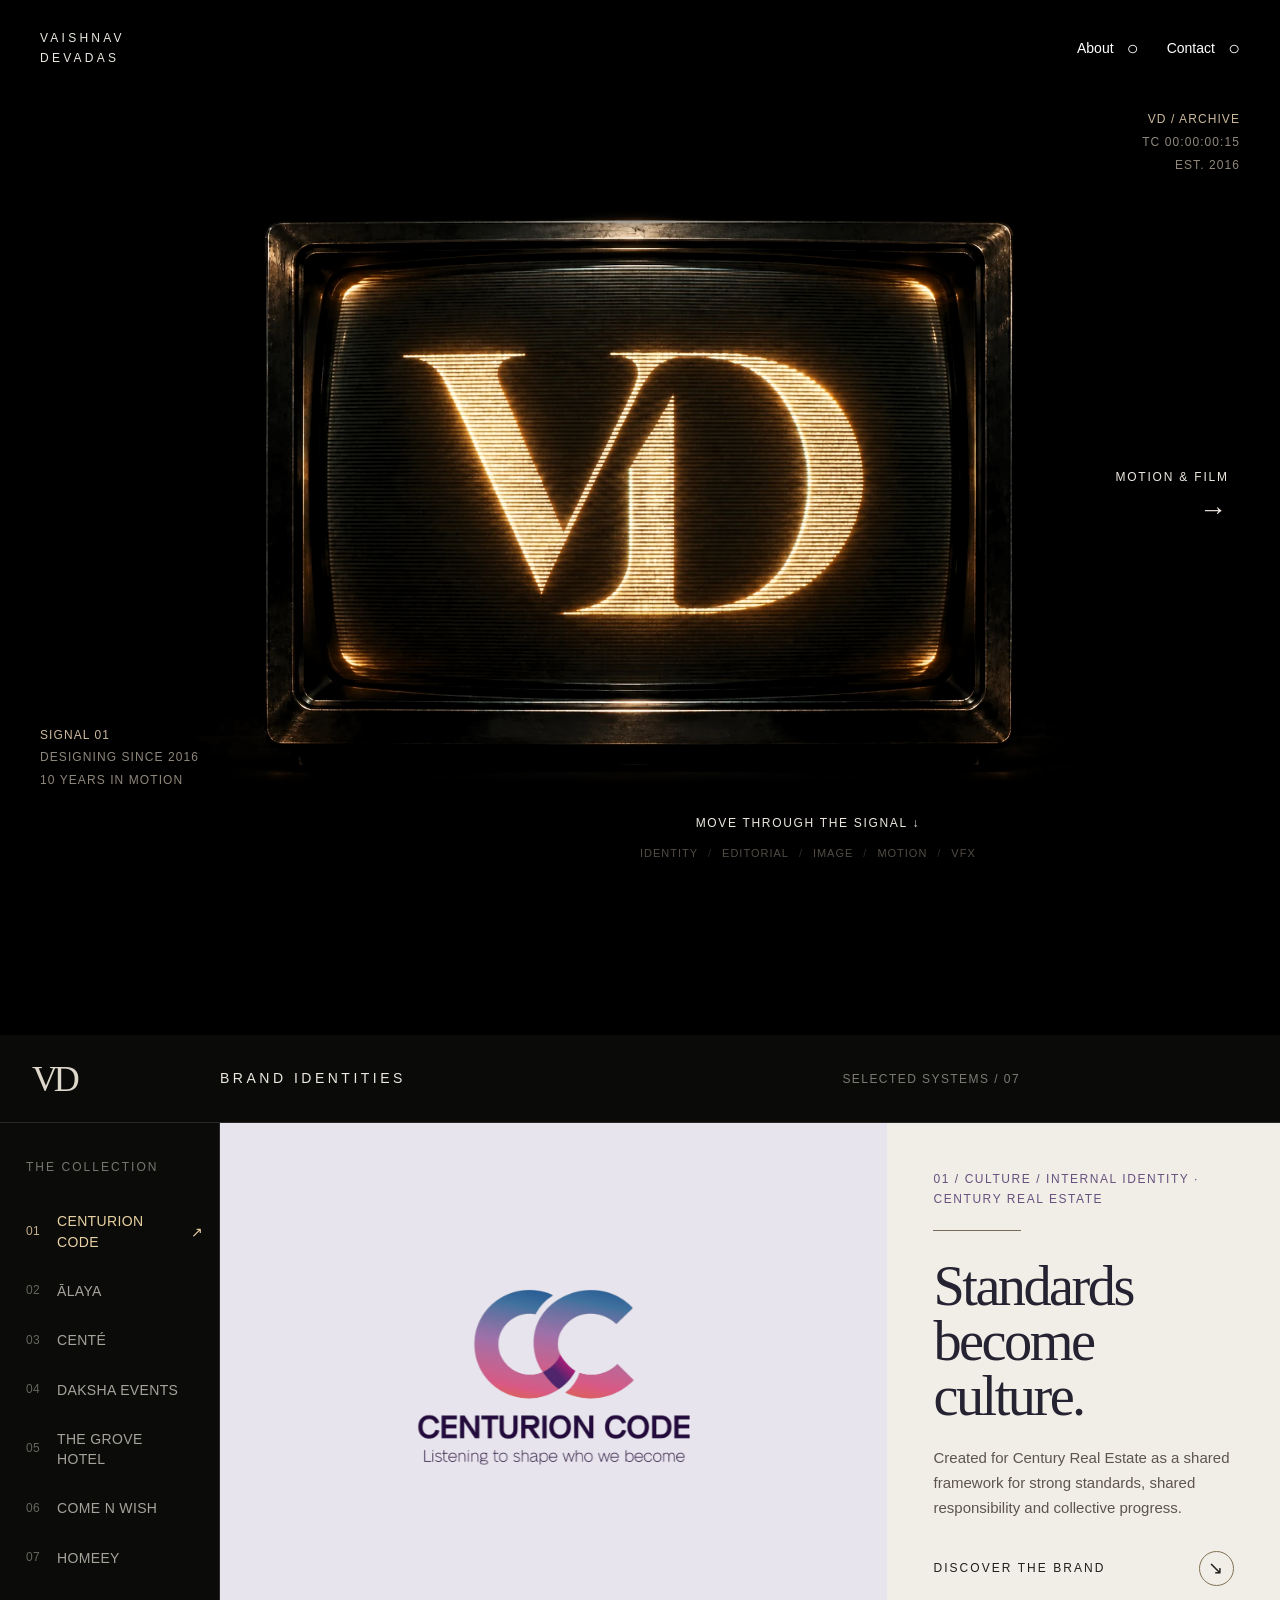
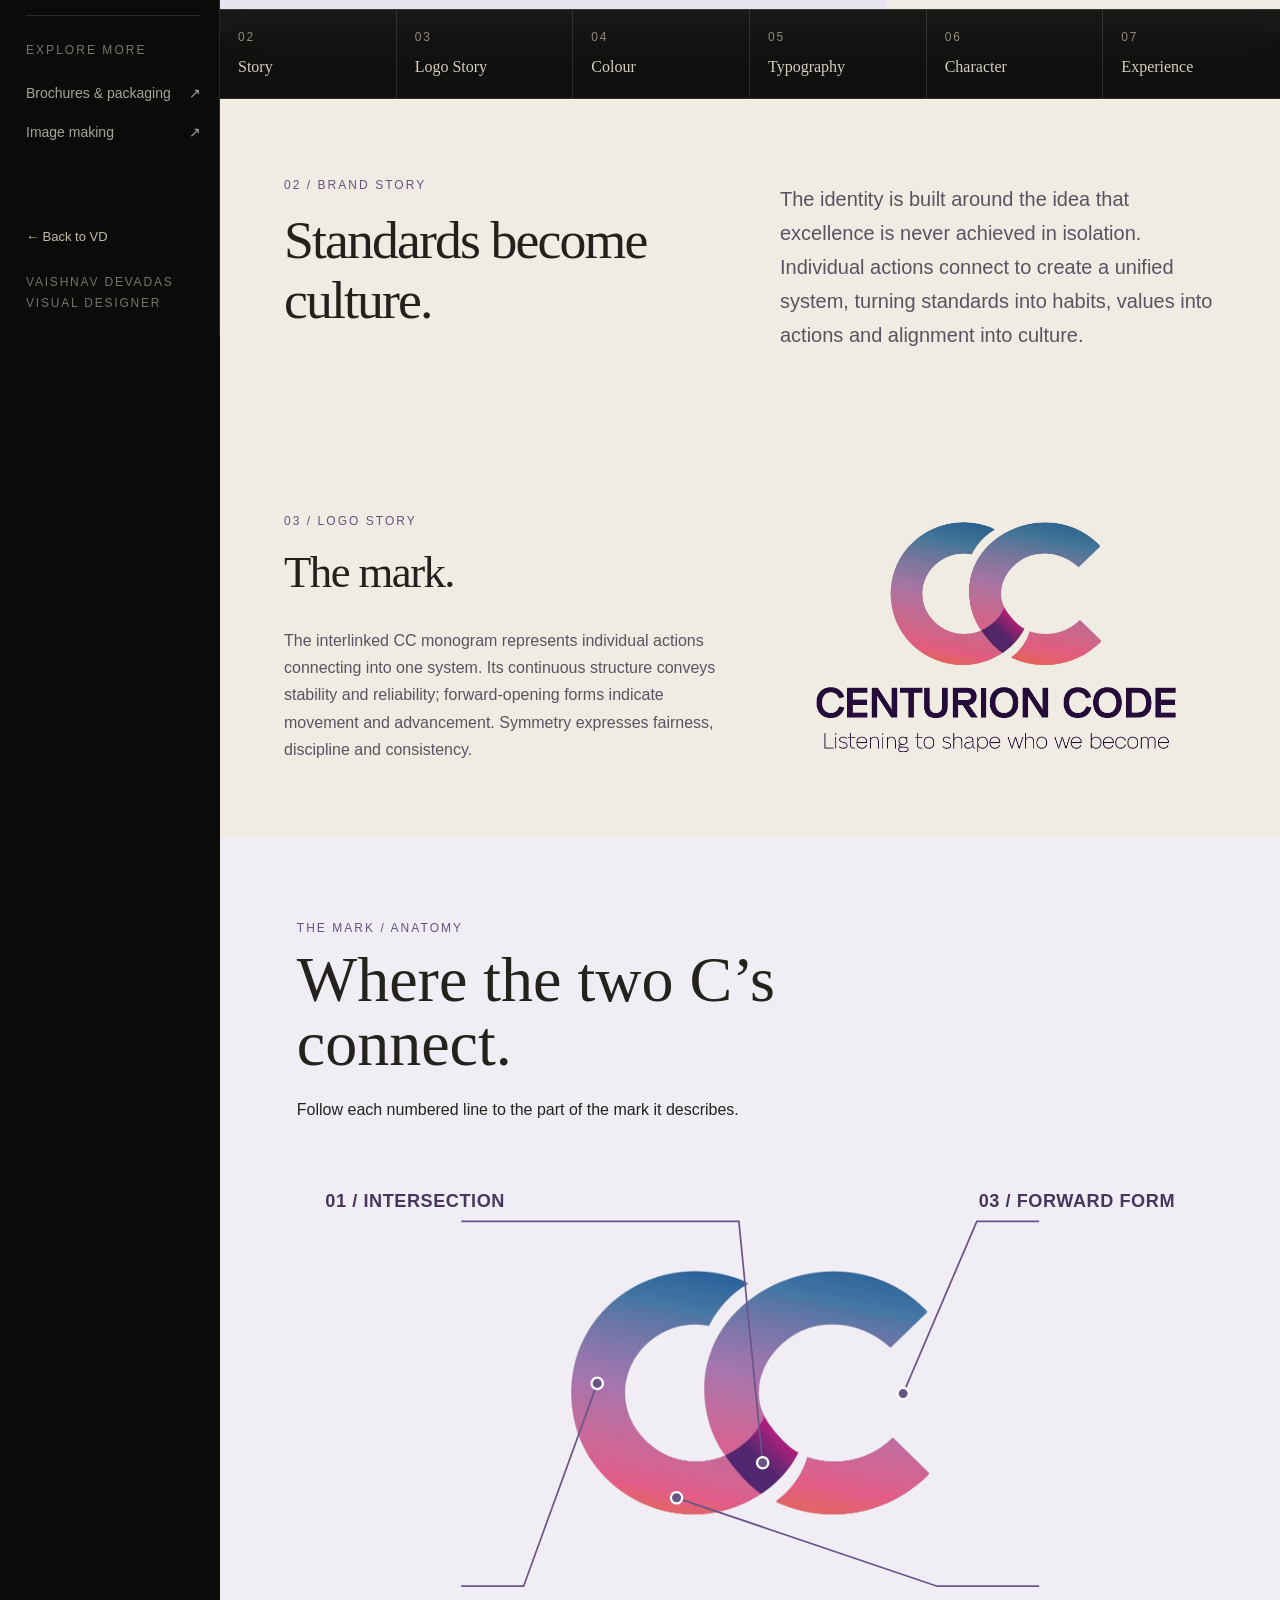
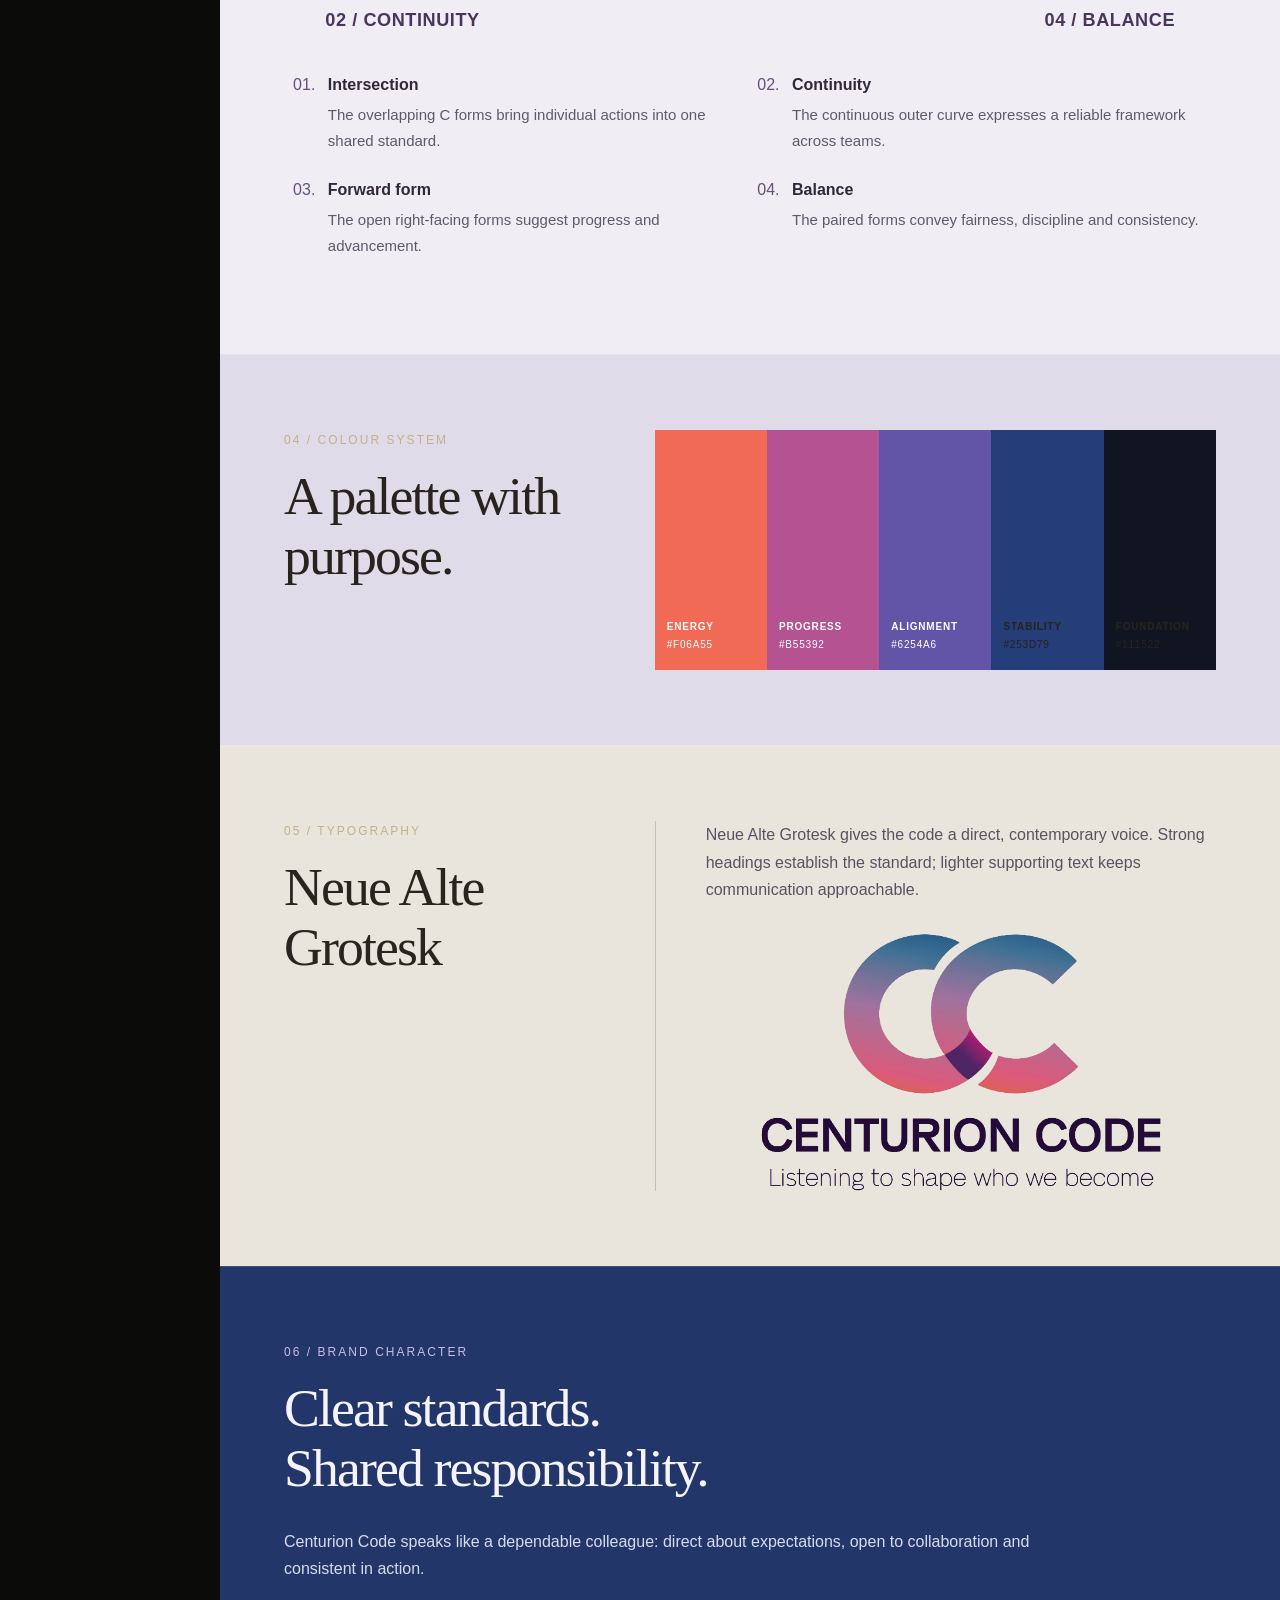
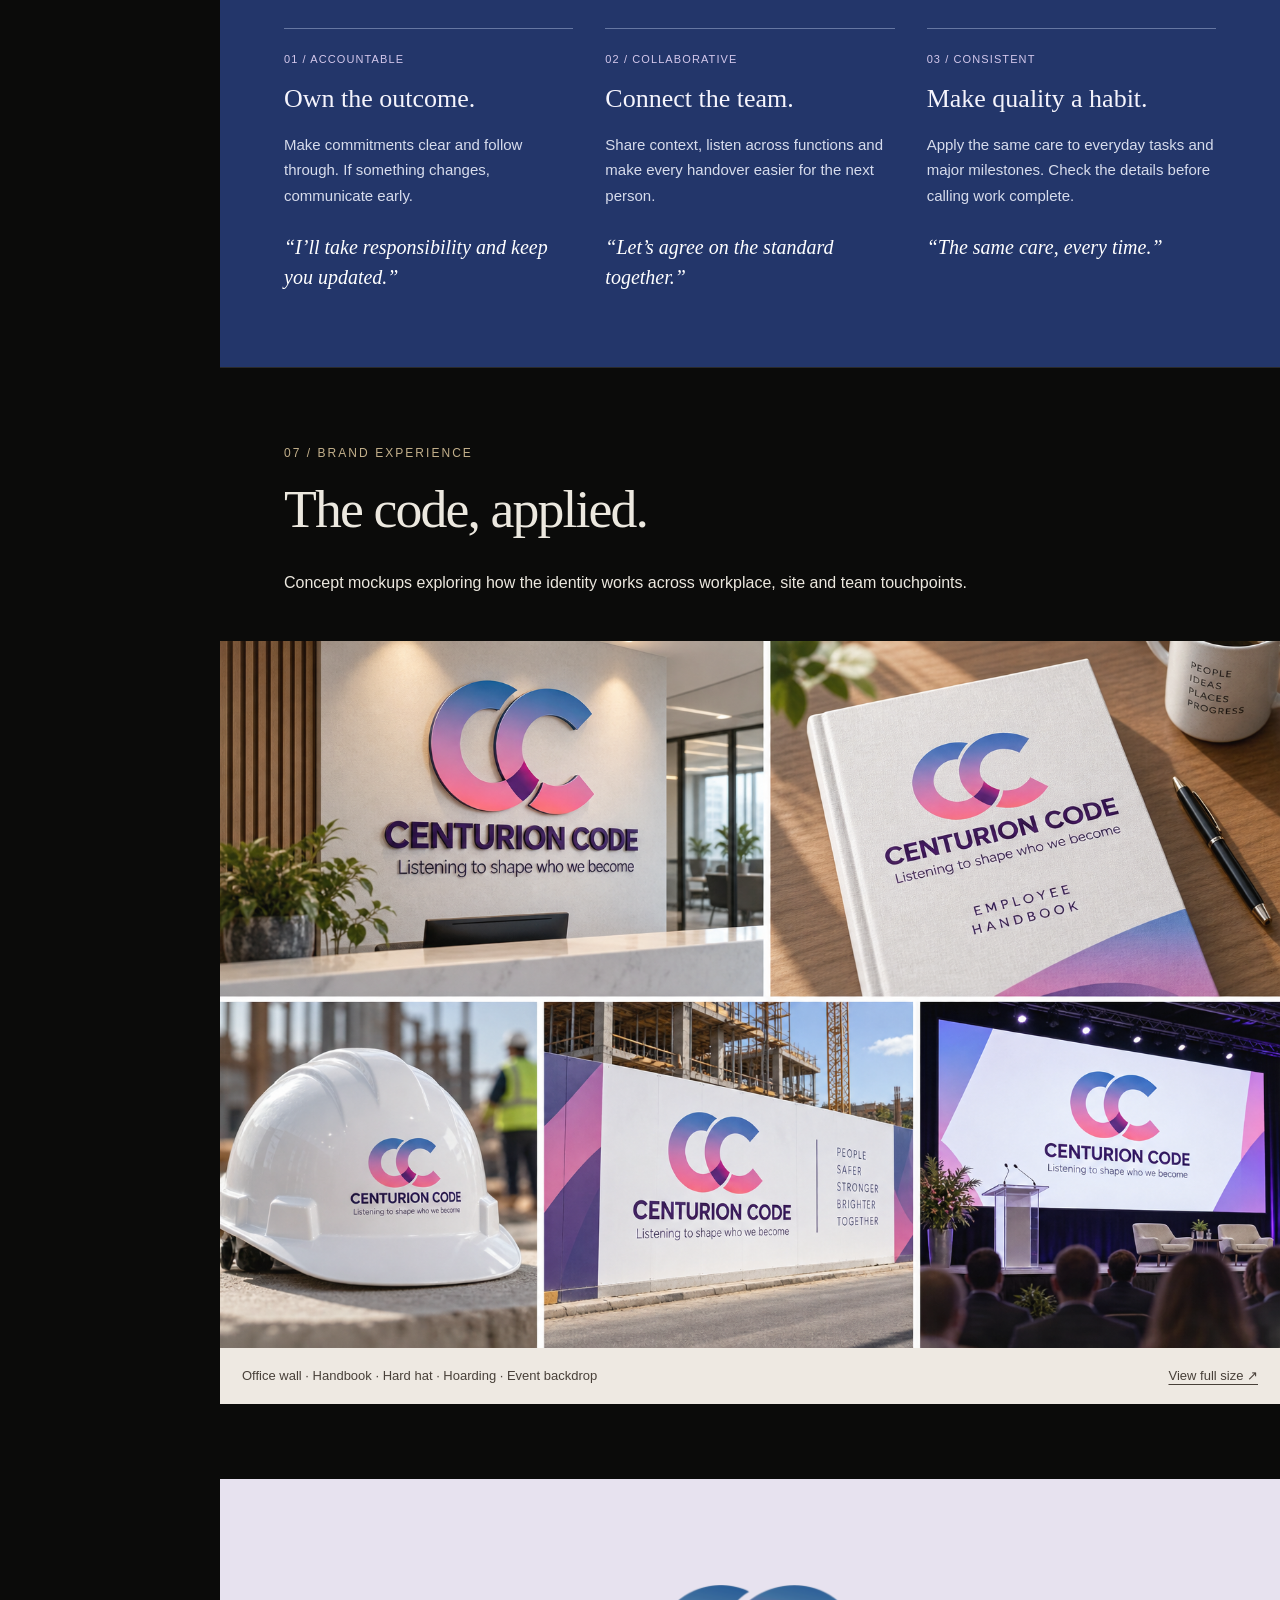
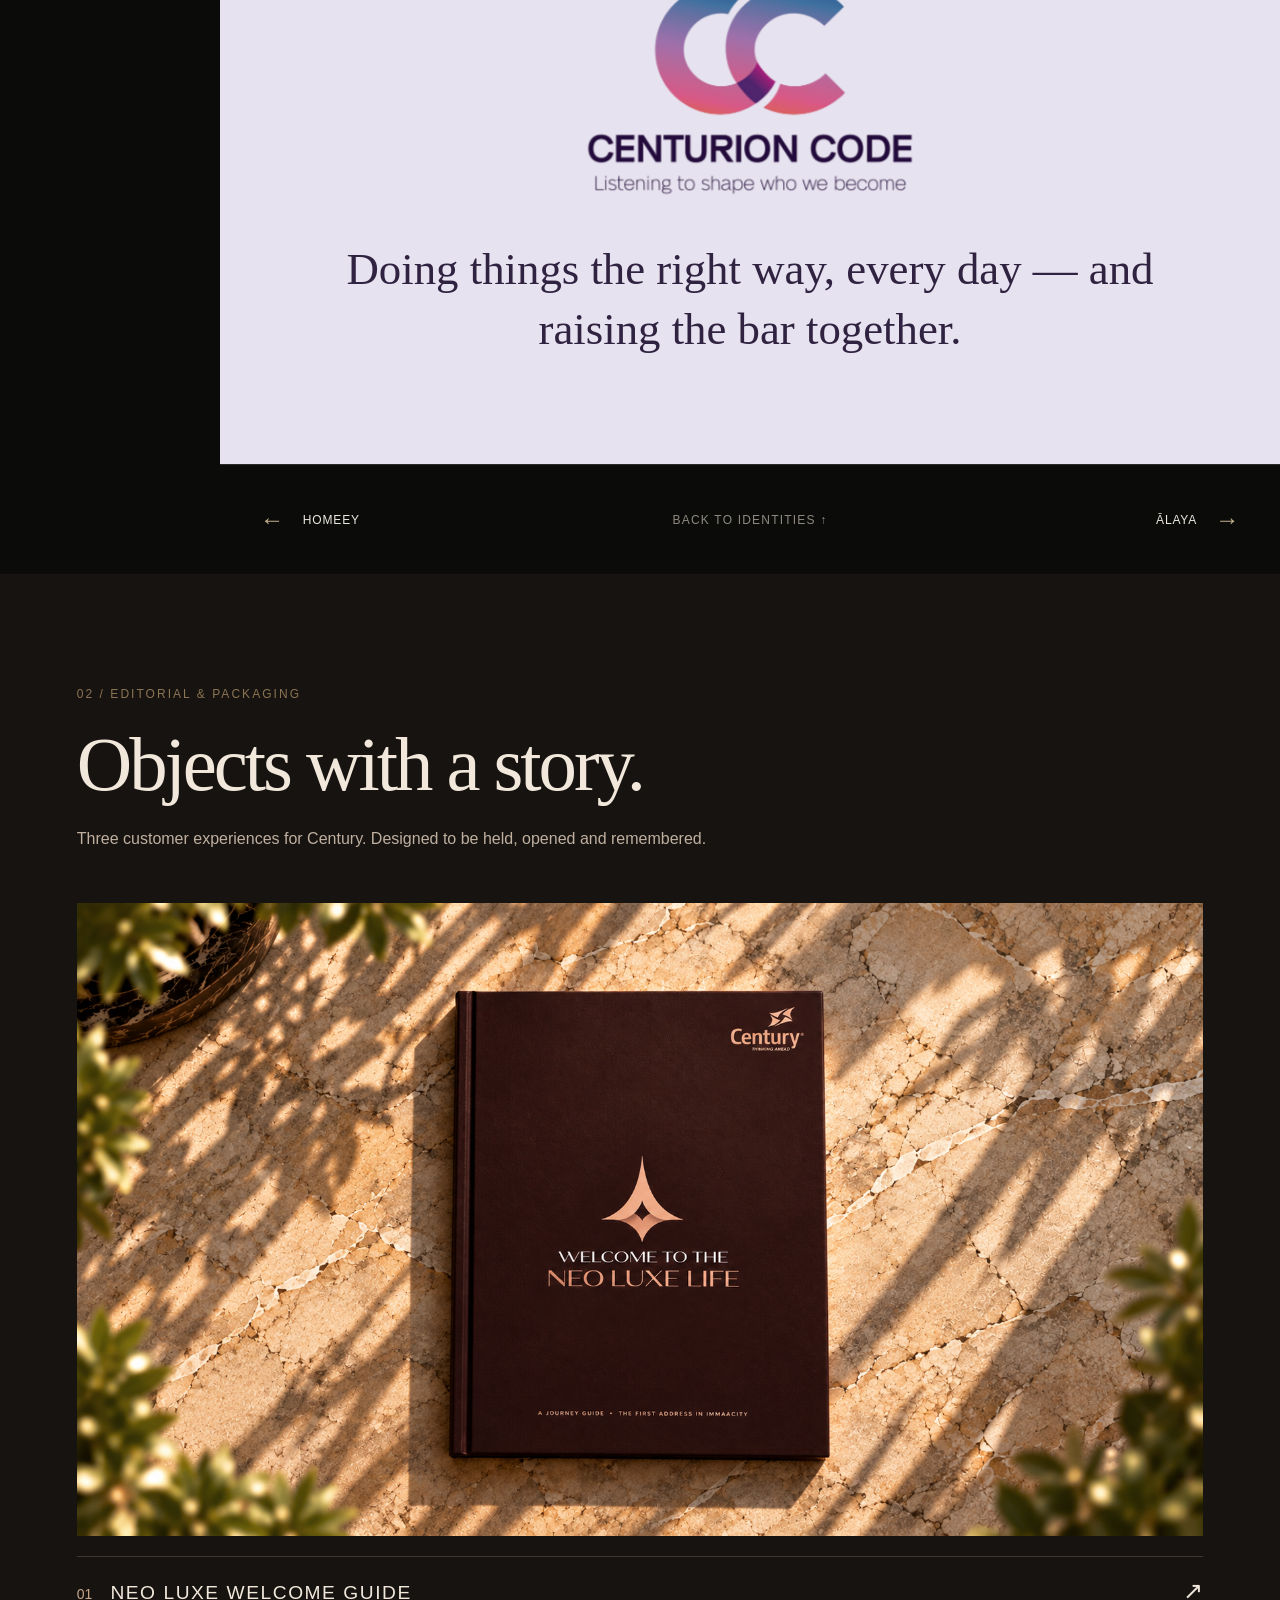
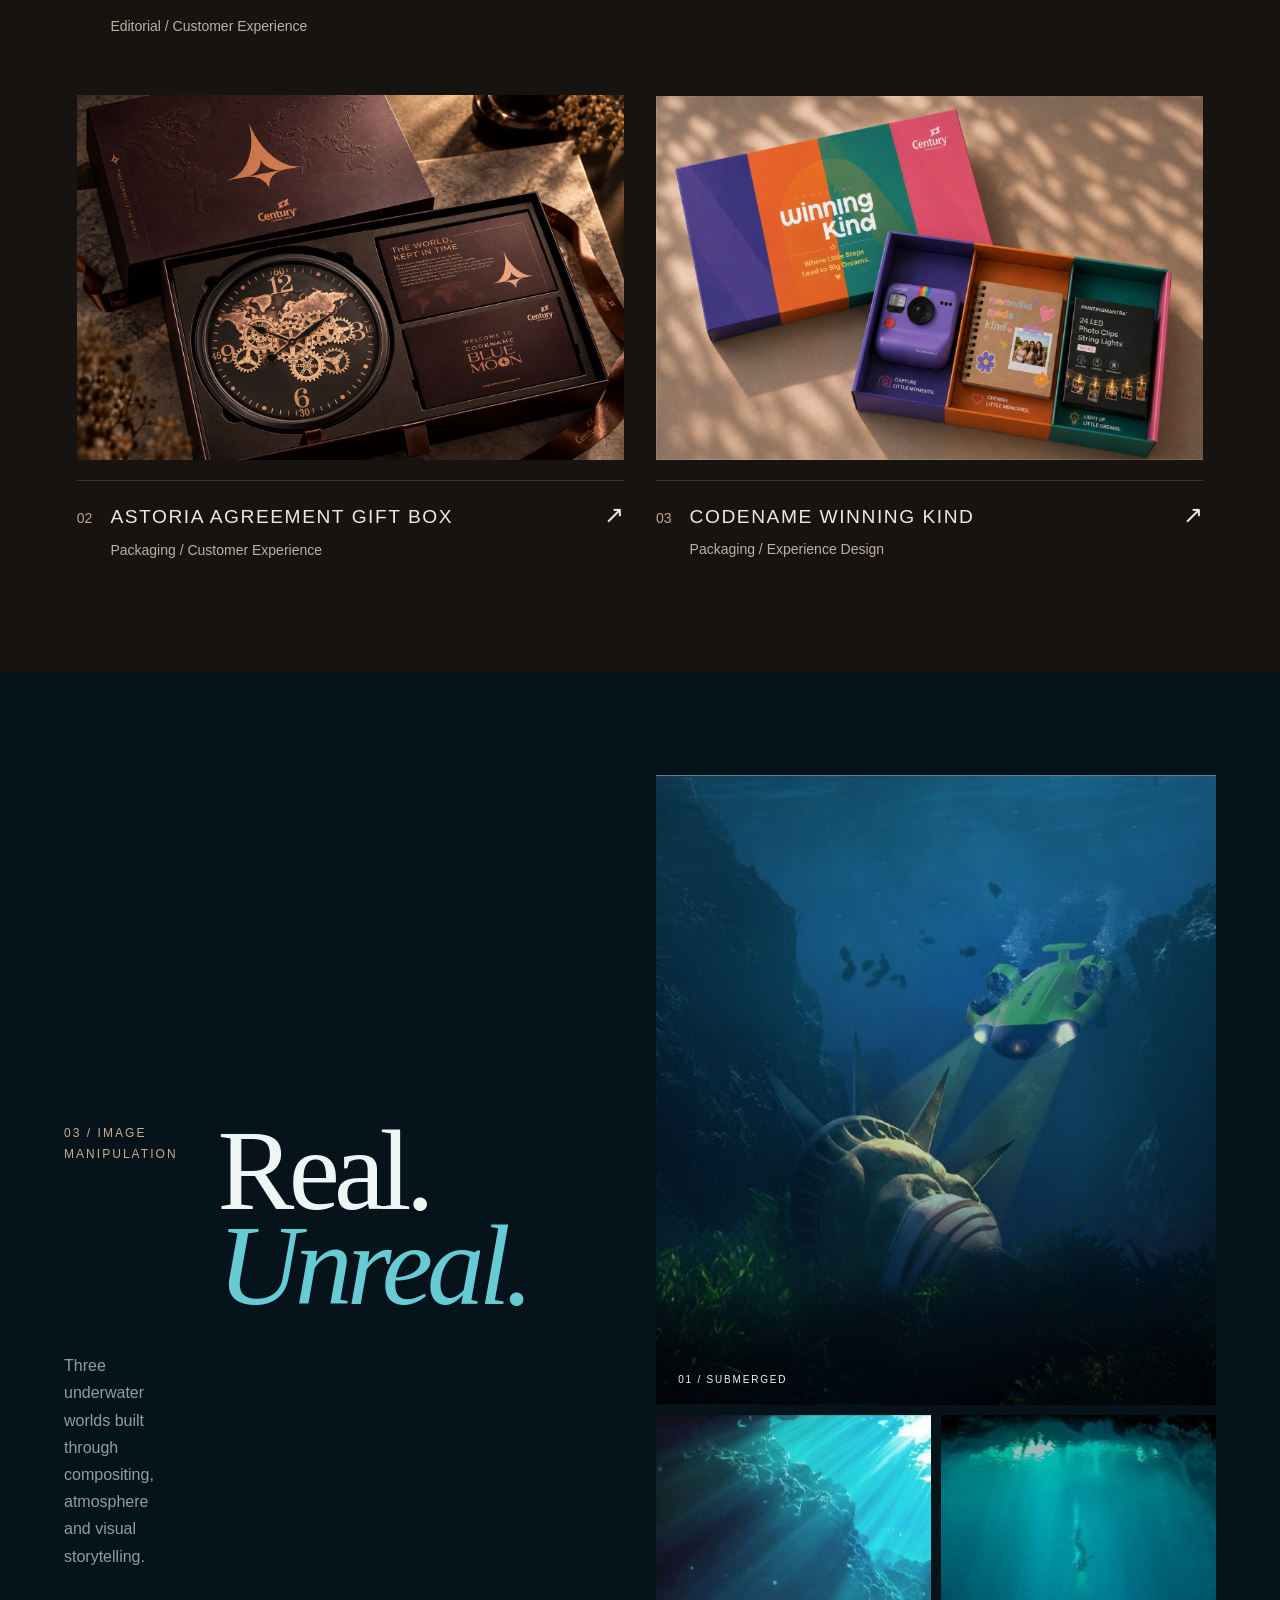
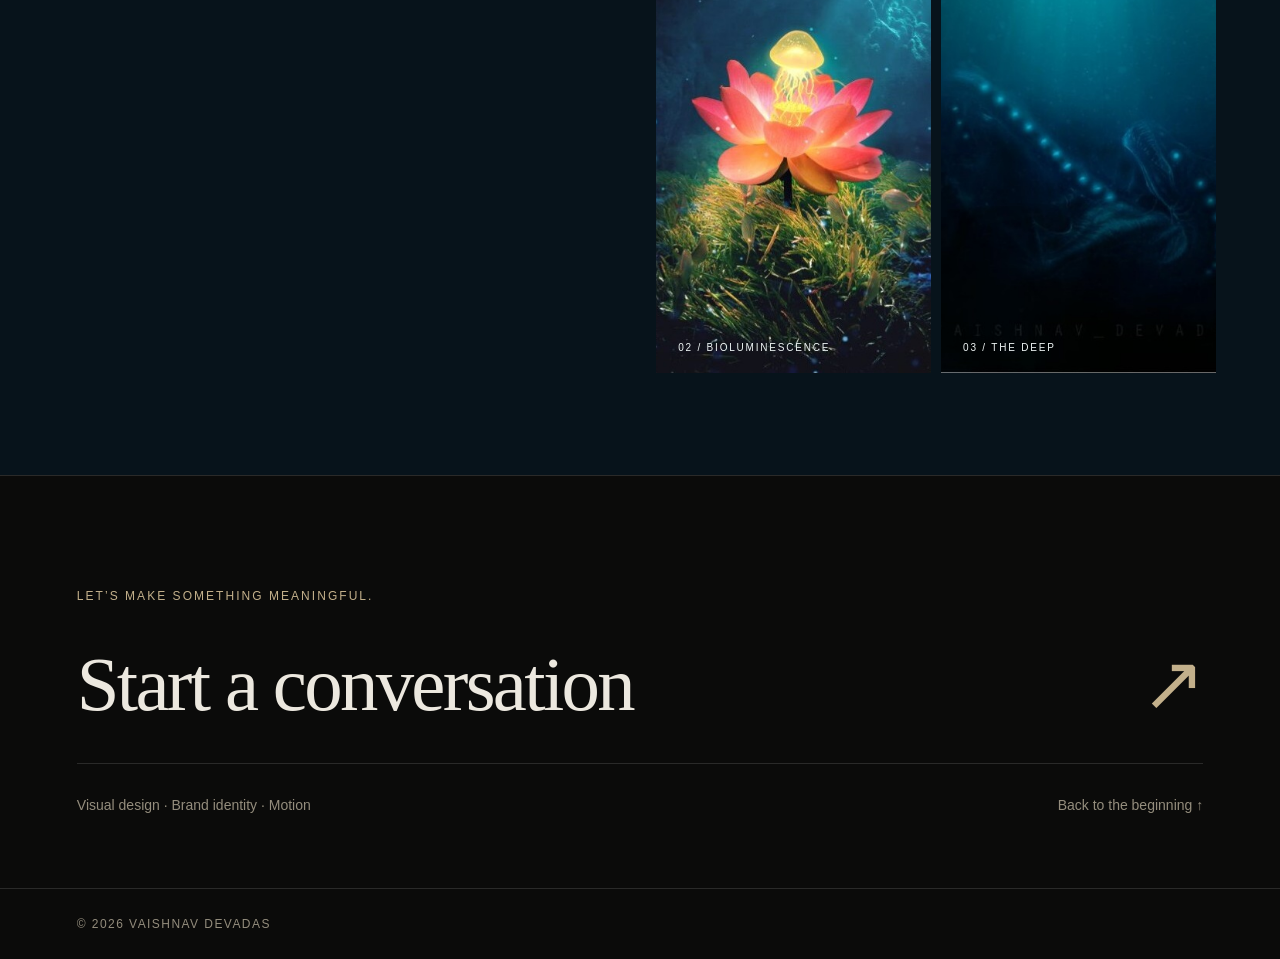
<file: site/index.html>
<!doctype html>
<html lang="en">
<head>
<meta charset="utf-8"><meta name="viewport" content="width=device-width,initial-scale=1">
<meta name="theme-color" content="#0b0b0a">
<meta name="description" content="Vaishnav Devadas — visual designer working across brand identity, campaigns, motion and image-making. Selected work from India and the UK.">
<title>Vaishnav Devadas — Visual Designer</title>
<link rel="icon" href="assets/vd-glitch-preview.jpg" type="image/jpeg">
<link rel="apple-touch-icon" href="assets/vd-glitch-preview.jpg">
<meta property="og:type" content="website">
<meta property="og:title" content="Vaishnav Devadas — Visual Design & Motion Portfolio">
<meta property="og:description" content="Brand identity, editorial, image-making, motion and VFX by Vaishnav Devadas.">
<meta property="og:url" content="https://vaishnavDevadas.github.io/vd-portfolio/">
<meta property="og:image" content="https://vaishnavDevadas.github.io/vd-portfolio/assets/vd-glitch-preview.jpg">
<meta property="og:image:type" content="image/jpeg">
<meta name="twitter:card" content="summary_large_image">
<meta name="twitter:title" content="Vaishnav Devadas — Visual Design & Motion Portfolio">
<meta name="twitter:description" content="Brand identity, editorial, image-making, motion and VFX by Vaishnav Devadas.">
<meta name="twitter:image" content="https://vaishnavDevadas.github.io/vd-portfolio/assets/vd-glitch-preview.jpg">
<link rel="preload" as="image" href="assets/VD_HERO.png">
<link rel="stylesheet" href="styles.css">
<link rel="stylesheet" href="editorial.css">
<link rel="preconnect" href="https://fonts.googleapis.com"><link rel="preconnect" href="https://fonts.gstatic.com" crossorigin><link href="https://fonts.googleapis.com/css2?family=Bebas+Neue&amp;family=Cormorant+Garamond:wght@400&amp;family=Montserrat:wght@400;600&amp;family=Poppins:wght@400;600&amp;display=swap" rel="stylesheet">
</head>
<body>
<svg width="0" height="0" aria-hidden="true" style="position:absolute;pointer-events:none"><defs><filter id="logo-background-alpha" color-interpolation-filters="sRGB" x="0" y="0" width="100%" height="100%"><feColorMatrix in="SourceGraphic" type="matrix" values="1 0 0 0 0 0 1 0 0 0 0 0 1 0 0 .2126 .7152 .0722 0 0"/><feComponentTransfer><feFuncA type="linear" slope="20" intercept="-1.4"/></feComponentTransfer><feComposite in="SourceGraphic" operator="in"/></filter><filter id="grove-background-alpha" color-interpolation-filters="sRGB" x="0" y="0" width="100%" height="100%"><feColorMatrix in="SourceGraphic" type="matrix" values="1 0 0 0 0 0 1 0 0 0 0 0 1 0 0 .2126 .7152 .0722 0 0"/><feComponentTransfer result="alphaMask"><feFuncA type="linear" slope="20" intercept="-1.4"/></feComponentTransfer><feFlood x="24%" y="84%" width="53%" height="6.5%" flood-color="white"/><feComposite in2="alphaMask" operator="over"/><feComposite in="SourceGraphic" operator="in"/></filter></defs></svg>
<a class="skip-link" href="#identities">Skip to selected work</a>
<header class="site-header"><a class="name" href="#landing">VAISHNAV<br>DEVADAS</a><div class="header-links"><button data-panel="about">About <span>○</span></button><button data-panel="contact">Contact <span>○</span></button></div></header>
<main>
<section id="landing" class="landing particle-landing glitch-landing" aria-label="VD glitch monogram">
<div class="portal-sticky">
<div class="landing-showcase"><div class="signal-copy"><p class="signal-primary">CREATING VISUALS SINCE ’16</p><p class="signal-disciplines">BRAND · MOTION · FILM</p></div>
<div class="portal particle-portal" id="portal"><canvas role="img" aria-label="A metallic VD monogram resolves from digital glitches. Touch the logo to distort a small local area."></canvas><img class="particle-static" src="assets/vd-vintage-clean.webp" alt="VD monogram"><nav class="signal-reveal" aria-label="Explore work through VD"><a href="#motionDialog" data-signal="0">MOTION &amp; FILM ↗</a><a href="#applications" data-signal="1">EDITORIAL &amp; PACKAGING ↓</a><a href="#identities" data-signal="2">BRAND IDENTITIES ↓</a></nav></div></div>
<button class="motion-entry" id="openMotion">MOTION & FILM <span>→</span></button>
<div class="signal-career"><span>SIGNAL 01</span><span>DESIGNING SINCE 2016</span><span id="signal-years"></span></div>
<div class="signal-archive"><span>VD / ARCHIVE</span><span id="signal-timecode">TC 00:00:00:00</span><span>EST. 2016</span></div>
<div class="signal-journey"><a class="enter-link" href="#identities">MOVE THROUGH THE SIGNAL ↓</a><p class="signal-categories"><span>IDENTITY</span><i>/</i><span>EDITORIAL</span><i>/</i><span>IMAGE</span><i>/</i><span>MOTION</span><i>/</i><span>VFX</span></p></div>
<div class="signal-cursor" aria-hidden="true"><b>+</b><span>EXPLORE</span></div>
</div></section>
<section id="identities" class="identity-environment" aria-labelledby="identity-title">
<div class="archive-header"><a href="#landing" class="home-monogram" aria-label="Back to VD landing">VD</a><h1 id="identity-title">BRAND IDENTITIES</h1><span class="archive-count">SELECTED SYSTEMS / 07</span></div>
<div class="archive-layout">
<aside class="project-sidebar"><p class="sidebar-label">THE COLLECTION</p><nav id="projectNav" aria-label="Brand identities"></nav><div class="other-work"><p class="sidebar-label">EXPLORE MORE</p><a href="#applications">Brochures & packaging <span>↗</span></a><a href="#image-making">Image making <span>↗</span></a></div><a class="return-home" href="#landing">← Back to VD</a><p class="sidebar-signature">VAISHNAV DEVADAS<br>VISUAL DESIGNER</p></aside>
<div class="identity-main"><article id="projectContent" aria-label="Selected identity case study"></article><div class="project-pagination"><button id="prevProject" aria-label="Previous identity"><span>←</span><span id="prevLabel"></span></button><a href="#identities">BACK TO IDENTITIES ↑</a><button id="nextProject" aria-label="Next identity"><span id="nextLabel"></span><span>→</span></button></div></div>
</div></section>
<section id="applications" class="work-section ep-archive" aria-labelledby="ep-heading">
<div class="work-heading"><span class="overline">02 / EDITORIAL &amp; PACKAGING</span><h2 id="ep-heading">Objects with a story.</h2><p>Three customer experiences for Century. Designed to be held, opened and remembered.</p></div>
<div class="ep-projects">
<button class="ep-preview ep-preview-guide" data-ep="0"><img class="ep-new-cover" src="assets/editorial/guide-cover-wide.png" alt="Neo Luxe Welcome Guide — portrait booklet on sunlit marble" loading="lazy" width="1672" height="941"><span class="ep-preview-meta"><small>01</small><span><strong>NEO LUXE WELCOME GUIDE</strong><em>Editorial / Customer Experience</em></span><b aria-hidden="true">↗</b></span></button>
<button class="ep-preview" data-ep="1"><img src="assets/editorial/astoria-complete.png" alt="Astoria agreement gift box with world-map clock and message cards" loading="lazy" width="1536" height="1024"><span class="ep-preview-meta"><small>02</small><span><strong>ASTORIA AGREEMENT GIFT BOX</strong><em>Packaging / Customer Experience</em></span><b aria-hidden="true">↗</b></span></button>
<button class="ep-preview" data-ep="2"><span class="ep-winning-preview"><img src="assets/editorial/winning-complete.png" alt="Codename Winning Kind — original open and closed packaging" loading="lazy" width="1536" height="1037"></span><span class="ep-preview-meta"><small>03</small><span><strong>CODENAME WINNING KIND</strong><em>Packaging / Experience Design</em></span><b aria-hidden="true">↗</b></span></button>
</div></section>
<section id="image-making" class="image-section art-image-section"><div class="image-text"><span class="overline">03 / IMAGE MANIPULATION</span><h2>Real.<br><em>Unreal.</em></h2><p>Three underwater worlds built through compositing, atmosphere and visual storytelling.</p></div><div class="manipulation-gallery"><figure class="ru-hero"><img src="assets/real-unreal/submerged-liberty.jpg" alt="Underwater Statue of Liberty and submarine composite"><figcaption>01 / SUBMERGED</figcaption></figure><figure><img src="assets/real-unreal/lotus-jellyfish.jpg" alt="Glowing lotus and jellyfish underwater composite"><figcaption>02 / BIOLUMINESCENCE</figcaption></figure><figure><img src="assets/real-unreal/deep-diver.jpg" alt="Deep sea diver and creature composite"><figcaption>03 / THE DEEP</figcaption></figure></div></section>
<section class="closing-contact"><span class="overline">LET’S MAKE SOMETHING MEANINGFUL.</span><button data-panel="contact">Start a conversation <span>↗</span></button><div><p>Visual design · Brand identity · Motion</p><a href="#landing">Back to the beginning ↑</a></div></section>
</main>
<footer class="site-footer"><span>© 2026 VAISHNAV DEVADAS</span></footer>
<dialog id="infoDialog" class="info-dialog"><button class="dialog-close" aria-label="Close panel">Close ×</button><div id="infoContent"></div></dialog>
<dialog id="editorialDialog" aria-label="Editorial and packaging case study"><header class="ep-toolbar"><button class="dialog-close">← Editorial &amp; Packaging</button><span id="ep-position">01 / 03</span></header><div id="ep-content"></div><nav class="ep-pagination" aria-label="Editorial project navigation"><button id="ep-prev">← Previous project</button><button id="ep-return">Back to collection ↑</button><button id="ep-next">Next project →</button></nav></dialog>
<dialog id="bookDialog" class="book-dialog ep-reader" aria-label="Neo Luxe Welcome Guide"><button class="dialog-close" aria-label="Return to guide case study">Close ×</button><p class="overline">NEO LUXE / WELCOME GUIDE</p><div class="book-stage"></div><div class="book-controls"><button id="bookPrev" aria-label="Previous spread">←</button><span id="bookCounter" aria-live="polite">Cover / 28 pages</span><button id="bookNext" aria-label="Next spread">→</button></div></dialog>
<dialog id="motionDialog" class="motion-dialog" aria-label="Motion and film projects">
<header class="motion-top"><button class="dialog-close" aria-label="Back to landing">← Back to VD</button><span class="overline">MOTION & FILM</span><nav aria-label="Motion projects"><button data-motion="0" aria-current="true">01 / Century Champions League</button><button data-motion="1">02 / Annual Kick-Off</button><button data-motion="2">03 / Motion Graphics Showreel</button></nav></header>
<div class="motion-track">
<article class="motion-project" aria-labelledby="ccl-title"><div class="motion-film"><video controls playsinline preload="none" poster="assets/motion/ccl-auction.jpg" aria-label="Century Champions League auction introduction"><source src="assets/motion/ccl-auction.mp4" type="video/mp4"></video></div><div class="motion-copy"><span class="overline">01 / CENTURY REAL ESTATE · SPORTS EVENT</span><h2 id="ccl-title">Century Champions League</h2><p class="motion-lead">Familiar characters. A renewed competitive spirit.</p><p>A refresh of the league’s team logos, preserving the character of each original identity while giving the teams a new visual presence.</p><p>Created for the players’ auction, this introduction film unveils the refreshed logos and sets the stage for the Century Champions League—bringing the anticipation of an IPL-style auction to the company’s sporting calendar.</p><p class="motion-credit">TEAM LOGO REDESIGN · AUCTION INTRODUCTION FILM</p><button class="motion-next" data-motion="1">Next / Annual Kick-Off →</button></div></article>
<article class="motion-project" aria-labelledby="kickoff-title"><div class="motion-film"><video controls playsinline preload="none" poster="assets/motion/annual-kickoff.jpg" aria-label="Century Real Estate annual kick-off event film"><source src="assets/motion/annual-kickoff.mp4" type="video/mp4"></video></div><div class="motion-copy"><span class="overline">02 / CENTURY REAL ESTATE · ANNUAL AWARDS</span><h2 id="kickoff-title">Annual Kick-Off</h2><p class="motion-lead">A shared story. A moment of recognition.</p><p>An event film for Century Real Estate’s annual awards celebration, bringing together glimpses of the occasion and the narrative shaped by the company’s brief.</p><p>The edit connects event highlights with the intended messages, creating a cohesive story that celebrates the people and achievements at the heart of the occasion.</p><p class="motion-credit">EVENT FILM · VIDEO EDITING · VISUAL STORYTELLING</p><button class="motion-next" data-motion="2">Next / Motion Graphics Showreel →</button></div></article>
<article class="motion-project" aria-labelledby="showreel-title"><div class="motion-film"><video controls playsinline preload="none" poster="assets/motion/vd-motion-showreel.jpg?v=2" aria-label="Vaishnav Devadas motion graphics showreel"><source src="assets/motion/vd-motion-showreel.mp4" type="video/mp4"></video></div><div class="motion-copy"><span class="overline">03 / SELECTED MOTION DESIGN</span><h2 id="showreel-title">Motion Graphics Showreel</h2><p class="motion-lead">Design in motion. Ideas made visible.</p><p>A short selection of motion graphics exploring how typography, graphic forms and transitions can give an idea energy and clarity on screen.</p><p>From kinetic type to precise changes in pace and composition, the reel offers a glimpse of the animation and visual storytelling I bring to each project.</p><p class="motion-credit">MOTION DESIGN · KINETIC TYPOGRAPHY · VISUAL STORYTELLING</p><button class="motion-next" data-motion="1">← Previous / Annual Kick-Off</button></div></article>
</div></dialog>
<script src="case-content.js"></script><script src="app.js"></script><script src="glitch.js"></script><script src="motion.js"></script><script src="editorial.js"></script>
</body></html>
</file>
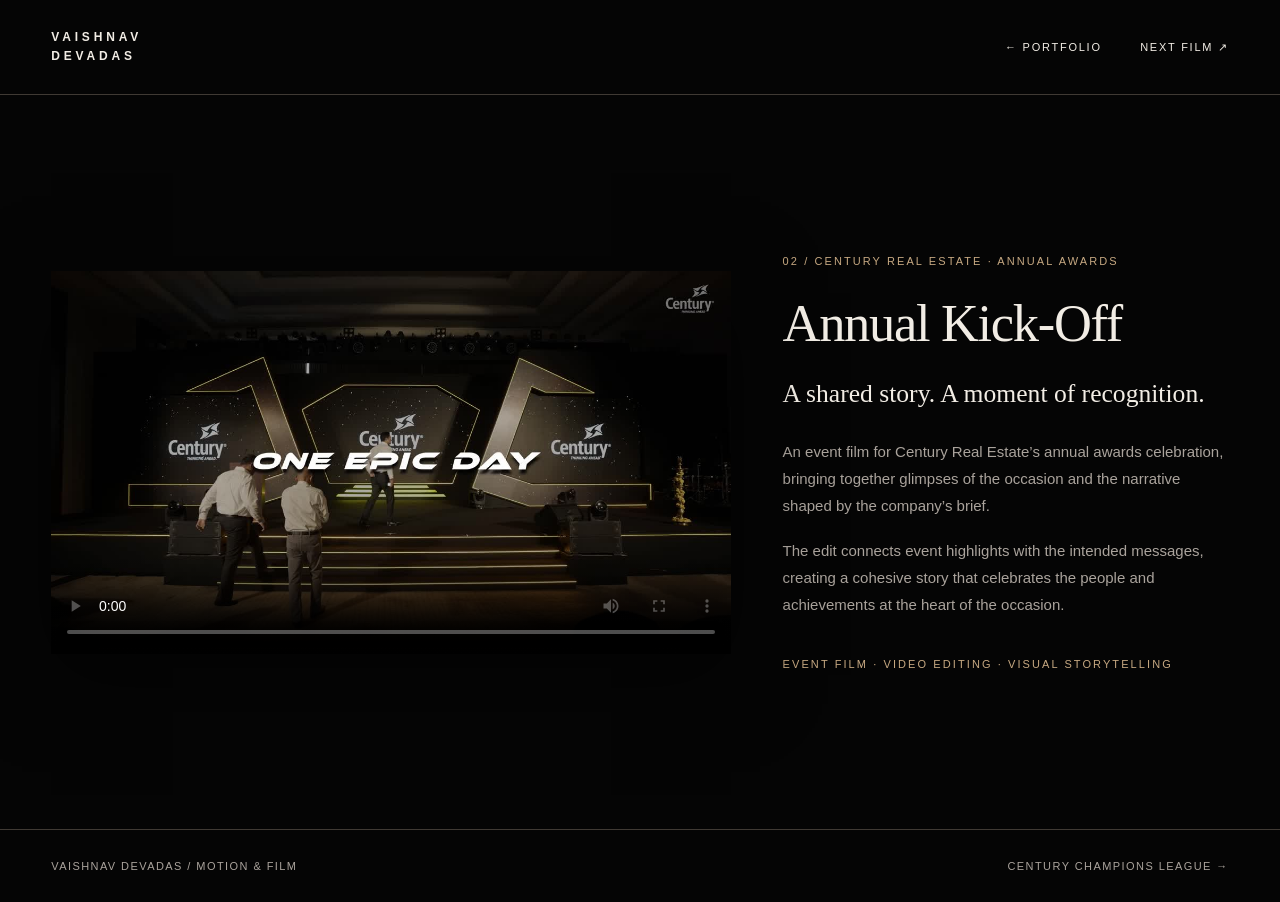
<file: site/annual-kick-off.html>
<!doctype html>
<html lang="en"><head><meta charset="utf-8"><meta name="viewport" content="width=device-width,initial-scale=1">
<title>Annual Kick-Off — Vaishnav Devadas</title><meta name="description" content="A shared story. A moment of recognition. A motion and film project by Vaishnav Devadas.">
<meta property="og:type" content="video.other"><meta property="og:title" content="Annual Kick-Off — Vaishnav Devadas"><meta property="og:description" content="A shared story. A moment of recognition.">
<meta property="og:image" content="https://vaishnavdevadas.github.io/vd-portfolio/assets/motion/annual-kickoff.jpg"><meta property="og:url" content="https://vaishnavdevadas.github.io/vd-portfolio/annual-kick-off.html">
<style>
:root{color-scheme:dark;--paper:#f2ede5;--muted:#aaa39c;--line:#403a34;--gold:#c7a982}
*{box-sizing:border-box}html{background:#050505}body{margin:0;color:var(--paper);background:#050505;font-family:Arial,Helvetica,sans-serif;-webkit-font-smoothing:antialiased}
a{color:inherit;text-decoration:none}a:hover,a:focus-visible{color:var(--gold)}a:focus-visible,video:focus-visible{outline:2px solid var(--gold);outline-offset:4px}
.shell{max-width:1540px;margin:auto;padding:0 clamp(24px,4vw,70px)}
header{border-bottom:1px solid var(--line)}.top{min-height:94px;display:flex;justify-content:space-between;align-items:center;gap:20px}
.brand{font-size:12px;letter-spacing:.32em;line-height:1.6;font-weight:600}.top nav{display:flex;gap:clamp(18px,3vw,48px);font-size:11px;letter-spacing:.16em;text-transform:uppercase;white-space:nowrap}
main{min-height:calc(100svh - 166px);display:grid;grid-template-columns:minmax(0,1.25fr) minmax(300px,.82fr);align-items:center;gap:clamp(35px,4vw,85px);padding-top:50px;padding-bottom:70px}
.screen{position:relative;background:#101010;box-shadow:0 22px 80px #0008}.screen video{display:block;width:100%;height:auto;aspect-ratio:16/9;object-fit:contain;background:#000}
.eyebrow,.credit{color:var(--gold);font-size:11px;letter-spacing:.19em;line-height:1.65;text-transform:uppercase}.copy h1{font-family:Georgia,'Times New Roman',serif;font-size:clamp(38px,4.1vw,70px);font-weight:400;line-height:1.07;letter-spacing:-.025em;margin:25px 0 26px}.lead{font-family:Georgia,'Times New Roman',serif;font-size:clamp(21px,2vw,30px);line-height:1.28;margin:0 0 29px}.copy p:not(.lead){font-size:15px;line-height:1.78;color:var(--muted);max-width:53ch;margin:0 0 19px}.credit{display:block;margin-top:36px}
footer{border-top:1px solid var(--line)}footer .shell{min-height:72px;display:flex;align-items:center;justify-content:space-between;gap:20px;color:var(--muted);font-size:11px;letter-spacing:.13em;text-transform:uppercase}
@media(max-width:900px){main{grid-template-columns:1fr;align-content:start;gap:34px;padding-top:35px}.copy h1{margin-top:15px}.top{min-height:80px}}
@media(max-width:550px){.top{align-items:flex-start;flex-direction:column;justify-content:center;padding-top:17px;padding-bottom:17px;gap:13px}.top nav{font-size:10px;gap:20px}.copy p:not(.lead){font-size:14px}footer .shell{align-items:flex-start;flex-direction:column;justify-content:center;padding-top:18px;padding-bottom:18px;gap:10px}}
</style></head><body>
<header><div class="shell top"><a class="brand" href="./" aria-label="Vaishnav Devadas portfolio">VAISHNAV<br>DEVADAS</a><nav aria-label="Project navigation"><a href="./">← Portfolio</a><a href="century-champions-league.html">Next film ↗</a></nav></div></header>
<main class="shell"><div class="screen"><video controls playsinline preload="metadata" poster="assets/motion/annual-kickoff.jpg" aria-label="Annual Kick-Off film"><source src="assets/motion/annual-kickoff.mp4" type="video/mp4">Your browser does not support video playback.</video></div>
<article class="copy"><span class="eyebrow">02 / CENTURY REAL ESTATE · ANNUAL AWARDS</span><h1>Annual Kick-Off</h1><p class="lead">A shared story. A moment of recognition.</p><p>An event film for Century Real Estate’s annual awards celebration, bringing together glimpses of the occasion and the narrative shaped by the company’s brief.</p>
<p>The edit connects event highlights with the intended messages, creating a cohesive story that celebrates the people and achievements at the heart of the occasion.</p><span class="credit">EVENT FILM · VIDEO EDITING · VISUAL STORYTELLING</span></article></main>
<footer><div class="shell"><span>VAISHNAV DEVADAS / MOTION &amp; FILM</span><a href="century-champions-league.html">Century Champions League →</a></div></footer>
</body></html>
</file>
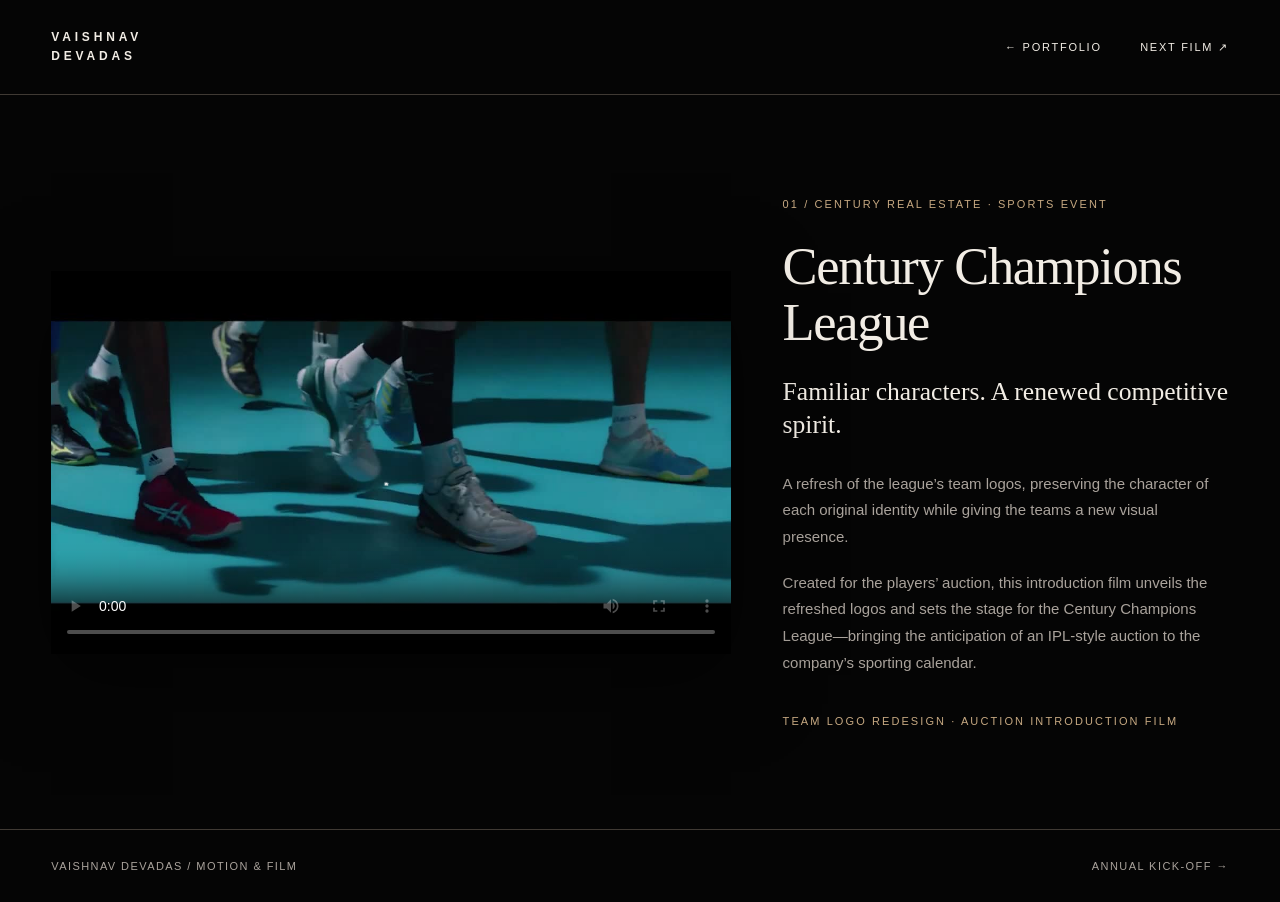
<file: site/century-champions-league.html>
<!doctype html>
<html lang="en"><head><meta charset="utf-8"><meta name="viewport" content="width=device-width,initial-scale=1">
<title>Century Champions League — Vaishnav Devadas</title><meta name="description" content="Familiar characters. A renewed competitive spirit. A motion and film project by Vaishnav Devadas.">
<meta property="og:type" content="video.other"><meta property="og:title" content="Century Champions League — Vaishnav Devadas"><meta property="og:description" content="Familiar characters. A renewed competitive spirit.">
<meta property="og:image" content="https://vaishnavdevadas.github.io/vd-portfolio/assets/motion/ccl-auction.jpg"><meta property="og:url" content="https://vaishnavdevadas.github.io/vd-portfolio/century-champions-league.html">
<style>
:root{color-scheme:dark;--paper:#f2ede5;--muted:#aaa39c;--line:#403a34;--gold:#c7a982}
*{box-sizing:border-box}html{background:#050505}body{margin:0;color:var(--paper);background:#050505;font-family:Arial,Helvetica,sans-serif;-webkit-font-smoothing:antialiased}
a{color:inherit;text-decoration:none}a:hover,a:focus-visible{color:var(--gold)}a:focus-visible,video:focus-visible{outline:2px solid var(--gold);outline-offset:4px}
.shell{max-width:1540px;margin:auto;padding:0 clamp(24px,4vw,70px)}
header{border-bottom:1px solid var(--line)}.top{min-height:94px;display:flex;justify-content:space-between;align-items:center;gap:20px}
.brand{font-size:12px;letter-spacing:.32em;line-height:1.6;font-weight:600}.top nav{display:flex;gap:clamp(18px,3vw,48px);font-size:11px;letter-spacing:.16em;text-transform:uppercase;white-space:nowrap}
main{min-height:calc(100svh - 166px);display:grid;grid-template-columns:minmax(0,1.25fr) minmax(300px,.82fr);align-items:center;gap:clamp(35px,4vw,85px);padding-top:50px;padding-bottom:70px}
.screen{position:relative;background:#101010;box-shadow:0 22px 80px #0008}.screen video{display:block;width:100%;height:auto;aspect-ratio:16/9;object-fit:contain;background:#000}
.eyebrow,.credit{color:var(--gold);font-size:11px;letter-spacing:.19em;line-height:1.65;text-transform:uppercase}.copy h1{font-family:Georgia,'Times New Roman',serif;font-size:clamp(38px,4.1vw,70px);font-weight:400;line-height:1.07;letter-spacing:-.025em;margin:25px 0 26px}.lead{font-family:Georgia,'Times New Roman',serif;font-size:clamp(21px,2vw,30px);line-height:1.28;margin:0 0 29px}.copy p:not(.lead){font-size:15px;line-height:1.78;color:var(--muted);max-width:53ch;margin:0 0 19px}.credit{display:block;margin-top:36px}
footer{border-top:1px solid var(--line)}footer .shell{min-height:72px;display:flex;align-items:center;justify-content:space-between;gap:20px;color:var(--muted);font-size:11px;letter-spacing:.13em;text-transform:uppercase}
@media(max-width:900px){main{grid-template-columns:1fr;align-content:start;gap:34px;padding-top:35px}.copy h1{margin-top:15px}.top{min-height:80px}}
@media(max-width:550px){.top{align-items:flex-start;flex-direction:column;justify-content:center;padding-top:17px;padding-bottom:17px;gap:13px}.top nav{font-size:10px;gap:20px}.copy p:not(.lead){font-size:14px}footer .shell{align-items:flex-start;flex-direction:column;justify-content:center;padding-top:18px;padding-bottom:18px;gap:10px}}
</style></head><body>
<header><div class="shell top"><a class="brand" href="./" aria-label="Vaishnav Devadas portfolio">VAISHNAV<br>DEVADAS</a><nav aria-label="Project navigation"><a href="./">← Portfolio</a><a href="annual-kick-off.html">Next film ↗</a></nav></div></header>
<main class="shell"><div class="screen"><video controls playsinline preload="metadata" poster="assets/motion/ccl-auction.jpg" aria-label="Century Champions League film"><source src="assets/motion/ccl-auction.mp4" type="video/mp4">Your browser does not support video playback.</video></div>
<article class="copy"><span class="eyebrow">01 / CENTURY REAL ESTATE · SPORTS EVENT</span><h1>Century Champions League</h1><p class="lead">Familiar characters. A renewed competitive spirit.</p><p>A refresh of the league’s team logos, preserving the character of each original identity while giving the teams a new visual presence.</p>
<p>Created for the players’ auction, this introduction film unveils the refreshed logos and sets the stage for the Century Champions League—bringing the anticipation of an IPL-style auction to the company’s sporting calendar.</p><span class="credit">TEAM LOGO REDESIGN · AUCTION INTRODUCTION FILM</span></article></main>
<footer><div class="shell"><span>VAISHNAV DEVADAS / MOTION &amp; FILM</span><a href="annual-kick-off.html">Annual Kick-Off →</a></div></footer>
</body></html>
</file>
<file: site/styles.css>
:root{color-scheme:dark;--bg:#0b0b0a;--surface:#141412;--ink:#ece8df;--muted:#aaa69d;--gold:#c3b08b;--line:#ffffff20;--rail:220px;--top:88px;--journey:0;font-family:Arial,Helvetica,sans-serif;font-synthesis:none}
*{box-sizing:border-box}html{scroll-behavior:smooth;scroll-padding-top:0}body{margin:0;background:var(--bg);color:var(--ink);overflow-x:clip}a{color:inherit;text-decoration:none}button{color:inherit;font:inherit;cursor:pointer}button,a{-webkit-tap-highlight-color:transparent}button{background:none;border:0}button:disabled{opacity:.25;cursor:default}img{display:block;max-width:100%}figure,p{margin:0}p{font-size:16px;line-height:1.7}h1,h2,h3,h4{font-weight:400;margin:0}h2,h3{font-family:Georgia,'Times New Roman',serif}a:focus-visible,button:focus-visible{outline:2px solid var(--gold);outline-offset:5px}::selection{background:#c3b08b;color:#0b0b0a}.overline,.eyebrow,.case-index,.cp-num{font-size:12px;line-height:1.7;letter-spacing:.17em;text-transform:uppercase;color:var(--gold)}.skip-link{position:fixed;left:20px;top:-100px;z-index:200;background:var(--ink);color:var(--bg);padding:15px}.skip-link:focus{top:15px}.site-header{position:fixed;top:0;left:0;right:0;padding:28px 40px;display:flex;justify-content:space-between;align-items:center;z-index:60;pointer-events:none}.site-header a,.site-header button{pointer-events:auto}.name{font-size:12px;letter-spacing:.27em;line-height:1.7;transition:opacity .3s}.header-links{display:flex;gap:28px}.header-links button{display:flex;align-items:center;gap:13px;font-size:14px;padding:7px 0}.header-links span{font-size:20px;color:var(--gold)}.inside-work .name{opacity:0;pointer-events:none}.inside-work .header-links{background:transparent}.landing{height:110svh;position:relative;isolation:isolate;background:#060707}.portal-sticky{height:100svh;min-height:540px;position:sticky;top:0;display:flex;align-items:center;justify-content:center;overflow:hidden;background:radial-gradient(ellipse at 53% 50%,#201d1722 0%,#060707 65%)}.ambient{position:absolute;inset:5%;background:radial-gradient(ellipse at 55% 52%,#a68a541a,transparent 58%);opacity:.7}.portal{position:relative;width:min(88vw,118svh,1400px);aspect-ratio:1;flex:none;will-change:transform,opacity;--px:50%;--py:50%;--rx:0deg;--ry:0deg}.vd-mark{position:absolute;width:100%;height:100%;object-fit:contain;transform:translate(-3.8%,1.5%) perspective(1400px) rotateX(var(--rx)) rotateY(var(--ry));transition:transform .35s ease-out;filter:drop-shadow(0 0 30px #c3b08b0c)}.portal-glimpses,.glass-light{position:absolute;inset:0;mask-image:url('assets/VD_HERO.png');mask-size:contain;mask-repeat:no-repeat;mask-position:center;transform:translate(-3.8%,1.5%) perspective(1400px) rotateX(var(--rx)) rotateY(var(--ry));transition:transform .35s ease-out}.portal-glimpses{z-index:2;opacity:.13;mix-blend-mode:screen;display:flex;filter:saturate(.4);clip-path:circle(18% at var(--px) var(--py));transition:clip-path .45s ease-out,opacity .6s;pointer-events:none}.portal:hover .portal-glimpses{opacity:.27}.portal-glimpses img{width:50%;height:100%;object-fit:cover}.glass-light{z-index:3;pointer-events:none;background:radial-gradient(circle at var(--px) var(--py),#e5d7af26,transparent 30%);mix-blend-mode:screen}.enter-link{position:absolute;bottom:6svh;left:50%;transform:translateX(-50%);text-align:center;font-size:12px;letter-spacing:.25em;opacity:calc(1 - var(--journey)*2);white-space:nowrap}.enter-link span{display:block;font-size:24px;margin-top:16px;animation:float 2.8s ease-in-out infinite}.landing-note,.landing-edition{position:absolute;bottom:6svh;font-size:12px;line-height:1.7;letter-spacing:.15em;color:#8c8982;opacity:calc(1 - var(--journey)*2)}.landing-note{left:40px}.landing-edition{right:40px;text-align:right}@keyframes float{50%{transform:translateY(7px)}}
.identity-environment{position:relative;z-index:5;background:var(--bg);scroll-margin-top:0}.archive-header{height:var(--top);position:sticky;top:0;z-index:40;background:#0b0b0af5;backdrop-filter:blur(18px);display:flex;align-items:center;border-bottom:1px solid var(--line);padding-right:260px}.home-monogram{width:var(--rail);padding-left:32px;font-family:Georgia,serif;font-size:36px;letter-spacing:-.12em;flex:none;color:#ded8cb}.archive-header h1{font:400 16px/1.3 Arial,sans-serif;letter-spacing:.25em;white-space:nowrap}.archive-count{margin-left:auto;color:#7c7a73;font-size:12px;letter-spacing:.12em;padding-left:30px}.archive-layout{display:grid;grid-template-columns:var(--rail) minmax(0,1fr);align-items:start}.project-sidebar{position:sticky;top:var(--top);height:calc(100svh - var(--top));padding:34px 18px 20px 26px;display:flex;flex-direction:column;border-right:1px solid var(--line);overflow-y:auto;scrollbar-width:thin}.sidebar-label{color:#77766e;font-size:12px;letter-spacing:.17em;margin-bottom:22px}.project-sidebar nav{display:flex;flex-direction:column;gap:5px}.project-sidebar nav button{display:grid;grid-template-columns:23px 1fr 10px;align-items:center;text-align:left;padding:12px 0;gap:8px;line-height:1.45;font-size:13px;letter-spacing:.025em;color:#a6a39b;transition:color .2s}.project-number{font-size:12px;color:#66665d}.project-sidebar button i{font-style:normal;opacity:0}.project-sidebar button[aria-current=true]{color:#e8d1a2}.project-sidebar button[aria-current=true] .project-number{color:#c3b08b}.project-sidebar button[aria-current=true] i{opacity:1}.project-sidebar button:hover{color:#f4ecdb}.other-work{margin-top:35px;padding-top:24px;border-top:1px solid var(--line)}.other-work .sidebar-label{margin-bottom:14px}.other-work a{font-size:13px;display:flex;justify-content:space-between;padding:9px 0;color:#a6a39b;line-height:1.5}.other-work a:hover{color:#e8d1a2}.return-home{margin-top:auto;padding-top:30px;font-size:13px;color:#c4bba8}.sidebar-signature{font-size:12px;letter-spacing:.15em;color:#75736b;line-height:1.8;margin-top:28px}.identity-main{min-width:0}.identity-hero{display:grid;grid-template-columns:minmax(0,1.7fr) minmax(310px,1fr);min-height:440px;max-height:680px;height:54svh}.brand-image{min-width:0;min-height:0;overflow:hidden;background:#e4dbce}.brand-image>img{width:100%;height:100%;object-fit:cover}.brand-intro{padding:clamp(28px,3.6vw,64px);display:flex;flex-direction:column;justify-content:center;background:radial-gradient(ellipse at 80% 15%,#24201870,transparent 75%),#111110}.brand-intro .overline{font-size:12px;color:#b8ab90;letter-spacing:.13em}.short-rule{height:1px;width:88px;background:#786d58;margin:20px 0 28px}.brand-intro h2{font-size:clamp(32px,3.1vw,53px);line-height:1.1;letter-spacing:-.035em;margin-bottom:22px}.brand-intro>p:not(.overline){color:#b6b1a7;font-size:15px;line-height:1.65;max-width:470px}.discover-link{display:flex;justify-content:space-between;align-items:center;gap:10px;font-size:12px;letter-spacing:.17em;margin-top:30px}.discover-link>span{border:1px solid #807153;border-radius:50%;height:35px;width:35px;display:grid;place-items:center;font-size:18px;flex:none;transition:background .2s}.discover-link:hover>span{background:#c3b08b;color:#111}.section-index{position:sticky;top:var(--top);z-index:30;display:flex;background:#11110ff5;backdrop-filter:blur(20px);border-top:1px solid var(--line);border-bottom:1px solid var(--line);overflow-x:auto;scrollbar-width:none}.section-index::-webkit-scrollbar{display:none}.section-index a{padding:20px 18px;flex:1 0 118px;min-width:0;border-right:1px solid var(--line);transition:background .25s;color:#d5cec1}.section-index a:last-child{border-right:0}.section-index small{font-size:12px;letter-spacing:.15em;color:#928b7c;display:block;margin-bottom:12px}.section-index span{display:block;font:16px/1.35 Georgia,serif;white-space:nowrap}.section-index a:hover,.section-index a[aria-current=true]{background:linear-gradient(115deg,#6b563632,#c3b08b10);color:#dec99f}.section-index a[aria-current=true] small{color:#c3b08b}.experience-board{display:grid;grid-template-columns:minmax(200px,.8fr) minmax(0,2.9fr);scroll-margin-top:190px}.experience-statement{background:linear-gradient(145deg,#6e5d50,#392f2b);padding:40px 32px;display:flex;flex-direction:column}.experience-statement .overline{font-size:12px;color:#d3c7b4;letter-spacing:.15em}.experience-statement h3{font:400 clamp(25px,2.6vw,43px)/1.3 Georgia,serif;letter-spacing:.015em;margin:30px 0}.experience-statement p{color:#d1c7bd;font-size:15px}.experience-tag{margin-top:auto;padding-top:40px;font-size:12px;letter-spacing:.18em;line-height:1.8;color:#d9cdb9}.experience-gallery{display:grid;grid-template-columns:repeat(3,minmax(0,1fr));grid-template-rows:230px 230px;gap:2px;min-width:0}.experience-gallery figure{position:relative;min-height:0;overflow:hidden;background:#24221e}.experience-gallery img{width:100%;height:100%;object-fit:cover;transition:transform .75s ease}.experience-gallery figure:hover img{transform:scale(1.035)}.experience-gallery figure::after{content:'';position:absolute;inset:50% 0 0;background:linear-gradient(transparent,#0007);pointer-events:none}.experience-gallery figcaption{position:absolute;left:20px;bottom:18px;z-index:1;font-size:12px;letter-spacing:.19em;color:#fff;text-shadow:0 1px 5px #0008}.gallery-anchor{grid-column:1;grid-row:1/3}.gallery-one{grid-column:2;grid-row:1}.gallery-two{grid-column:3;grid-row:1}.gallery-three{grid-column:2;grid-row:2}.gallery-four{grid-column:3;grid-row:2}.gallery-wide{grid-column:2/4;grid-row:2}.cente-identity .experience-statement{background:linear-gradient(140deg,#28262a,#141419)}
/* Continuous case study chapters. */
.story-section{padding:75px clamp(30px,5vw,85px);border-top:1px solid var(--line);scroll-margin-top:190px}.story-section h3{font-size:clamp(34px,4.2vw,66px);line-height:1.12;letter-spacing:-.035em;margin:15px 0 30px}.story-section p+p{margin-top:20px}.story-section p{max-width:780px}.story-section .case-index,.story-section .cp-num{font-size:12px;color:#b3a079;margin-bottom:15px}.alaya-editorial{display:grid;grid-template-columns:.5fr 1.5fr;gap:50px;background:#ded3c4;color:#46392b}.alaya-editorial h3{margin-top:0}.alaya-editorial p{color:#594c3d}.alaya-doctrine{background:#eee6da;color:#534432}.doctrine-grid{display:grid;grid-template-columns:repeat(4,minmax(0,1fr));gap:30px;margin-top:45px}.doctrine-grid article{border-top:1px solid #745b4240;padding-top:24px}.doctrine-grid b{display:block;font-size:14px;letter-spacing:.08em}.doctrine-grid span{font-size:12px;letter-spacing:.07em;display:block;color:#867158;margin:9px 0 18px}.doctrine-grid p{font-size:16px}.alaya-doctrine blockquote{margin:60px 0 0;font-size:14px;letter-spacing:.1em;border-top:1px solid #745b4233;padding-top:35px}.alaya-doctrine blockquote em{display:block;font:400 clamp(24px,2.8vw,38px)/1.45 Georgia,serif;letter-spacing:0;margin-top:18px;max-width:900px}.alaya-colour{display:grid;grid-template-columns:.8fr 1.2fr;gap:50px;background:#e5dbcd;color:#584735}.swatches{display:grid;grid-template-columns:repeat(3,1fr);align-content:center}.swatches i{background:var(--c);height:180px;display:flex;flex-direction:column;justify-content:flex-end;padding:16px;font-style:normal;color:#533e2b}.swatches b,.swatches small{font-size:12px;line-height:1.5;letter-spacing:.04em}.swatches small{margin-top:6px}.swatches .dark{color:#fff5e6}.alaya-type{background:#f3ede4;color:#584735}.alaya-type h3 span{font-style:italic;color:#8d785e}.type-split{display:grid;grid-template-columns:1fr 1fr;gap:55px;padding:35px 0}.type-split b{font-size:13px;letter-spacing:.12em}.type-split p{margin:20px 0}.type-split small{font-size:12px;letter-spacing:.05em;color:#8d785e}.alaya-type>img{width:100%;margin-top:30px}.alaya-voice{background:#745b42;color:#f3ede4}.alaya-voice .case-index{color:#dcc9ad}.alaya-voice h3 span{color:#c3aa89}.voice-lines{margin-top:40px;display:grid;grid-template-columns:1fr 1fr;border-top:1px solid #e8ded240}.voice-lines span{font:25px/1.4 Georgia,serif;padding:30px 30px 30px 0;border-bottom:1px solid #e8ded240}.alaya-voice blockquote{margin:45px 0 0;font:22px/1.6 Georgia,serif;color:#dfcdb6}.alaya-close{background:#e8ded2;color:#745b42;text-align:center;display:flex;align-items:center;flex-direction:column}.alaya-close img{width:min(360px,70%);max-height:220px;object-fit:contain}.alaya-close blockquote{font:clamp(25px,3vw,40px)/1.4 Georgia,serif;max-width:820px;margin:45px 0 0}.cp-name{display:grid;grid-template-columns:.75fr 1.25fr;gap:50px;background:#f5f5f8;color:#27272d}.cp-name-lead>p:not(.cp-num){color:#62616a}.cp-name-system{min-width:0;align-self:center}.cp-evolution{display:flex;align-items:center;gap:16px;flex-wrap:wrap;font:clamp(23px,2.4vw,40px)/1.2 Georgia,serif;margin-bottom:35px}.cp-evolution i{font:16px Arial;color:#9090a0}.cp-evolution strong{font-weight:400;color:#9e874e}.cp-origin{display:grid;grid-template-columns:repeat(3,minmax(0,1fr));border-top:1px solid #ccccd5}.cp-origin article{padding:23px 20px 0 0;min-width:0}.cp-origin small{font-size:12px;letter-spacing:.07em;color:#777582}.cp-origin b{font:clamp(24px,2.6vw,40px)/1.4 Georgia,serif;display:block;margin:15px 0}.cp-origin p{font-size:14px;line-height:1.6;color:#65636d}.cp-doctrine{background:#0c0c0f}.cp-doctrine>header{position:static;display:block}.cp-principles{margin-top:40px}.cp-principles article{display:grid;grid-template-columns:40px minmax(180px,.8fr) 1.2fr;gap:25px;padding:26px 0;border-top:1px solid #ffffff20}.cp-principles em{font:20px Georgia,serif;color:#c0a870}.cp-principles b{font-size:13px;line-height:1.6;letter-spacing:.07em;font-weight:400}.cp-principles p{color:#aaa8b4;font-size:16px}.cp-colour{display:grid;grid-template-columns:.85fr 1.15fr;gap:45px;background:#1a1a22}.cp-colour>div>p:not(.cp-num){color:#afacba}.cp-swatches{display:grid;grid-template-columns:repeat(5,1fr);align-self:center}.cp-swatches i{background:var(--c);height:260px;padding:13px 9px;display:flex;flex-direction:column;justify-content:flex-end;font-style:normal;color:white;min-width:0}.cp-swatches b,.cp-swatches small{font-size:12px;line-height:1.8;letter-spacing:.01em}.cp-swatches i:nth-child(3),.cp-swatches i:nth-child(4),.cp-swatches .light{color:#0c0c0f}.cp-type{background:#f5f5f8;color:#0c0c0f}.cp-type-grid{margin-top:35px}.type-reference{width:100%}.cp-voice{background:#0c0c0f}.cp-voice h3 span{color:#9090a0}.cp-voice-lines{display:grid;grid-template-columns:repeat(3,1fr);margin-top:45px;border-top:1px solid var(--line);border-bottom:1px solid var(--line)}.cp-voice-lines span{font:25px/1.4 Georgia,serif;padding:28px 20px;border-right:1px solid var(--line)}.cp-voice-lines span:first-child{padding-left:0}.cp-voice-lines span:last-child{border:0}.cp-voice blockquote{font:clamp(22px,2.4vw,35px)/1.5 Georgia,serif;color:#9090a0;margin:45px 0 0}.cp-close{background:#0c0c0f;display:flex;flex-direction:column;align-items:center;text-align:center}.cp-close img{width:min(360px,70%);max-height:220px;object-fit:contain}.cp-close blockquote{font:clamp(24px,3vw,42px)/1.4 Georgia,serif;max-width:830px;margin:40px 0}.cp-close>span{font-size:12px;letter-spacing:.2em;color:#c0a870}.logo-image{background:#f7f6f2;padding:50px}.logo-image>img{object-fit:contain}.daksha-identity .logo-image,.grove-identity .logo-image,.comenwish-identity .logo-image{background:#101010}.homeey-identity .logo-image{background:#303b47}.simple-story{display:grid;grid-template-columns:1fr 1fr;gap:60px;align-items:center}.simple-story>p,.simple-story>div>p:not(.overline){font-size:20px;color:#bcb5a7}.simple-story .design-details{font-size:14px!important;letter-spacing:.1em;padding-top:30px;color:#c3b08b!important}.mark-section{background:#e9e5dd;color:#29251f;display:grid;grid-template-columns:1fr 1fr;gap:50px;align-items:center}.mark-section img{max-height:450px;object-fit:contain;width:100%}.mark-section h3{font-size:clamp(30px,3.5vw,54px)}.source-system{background:#161513}.source-system img{width:100%;max-height:800px;object-fit:contain;margin-top:35px}.source-system .overline{margin-bottom:15px}.project-pagination{display:grid;grid-template-columns:1fr auto 1fr;gap:30px;align-items:center;min-height:110px;border-top:1px solid var(--line);padding:24px 40px;background:#0b0b0a}.project-pagination button{display:flex;align-items:center;gap:18px;text-align:left;padding:10px 0;font-size:12px;letter-spacing:.07em}.project-pagination button:last-child{justify-content:flex-end;text-align:right}.project-pagination button>span:first-child:not(#nextLabel),.project-pagination button>span:last-child:not(#prevLabel){font-size:24px;color:#c3b08b}.project-pagination>a{font-size:12px;letter-spacing:.1em;color:#8f8a80}
/* The rest of the portfolio stays part of the same page. */
.work-section,.photo-section{padding:110px 6vw;background:#dfd8ca;color:#302b24}.work-heading{margin-bottom:50px}.work-heading .overline{color:#8b7553}.work-heading h2{font-size:clamp(40px,6vw,84px);letter-spacing:-.04em;line-height:1.1;margin:18px 0}.work-heading p{color:#786d5e}.collateral-grid{display:grid;grid-template-columns:1.25fr 1fr 1fr;gap:28px;align-items:start}.collateral-grid button{text-align:left;padding:0;color:inherit}.collateral-grid img{width:100%;height:370px;object-fit:contain;background:#cbc1b1;padding:24px;transition:transform .4s}.collateral-grid button:hover img{transform:translateY(-5px)}.collateral-grid figcaption,.collateral-book>span{display:block;font-size:16px;line-height:1.5;padding-top:22px}.collateral-grid figcaption span,.collateral-book i{display:block;color:#8b7960;font:13px/1.5 Arial,sans-serif;margin-top:7px}.image-section{padding:100px 10vw;display:grid;grid-template-columns:.8fr 1.2fr;gap:10vw;align-items:center;background:#0a1216}.image-text h2{font-size:clamp(65px,9vw,135px);line-height:1;letter-spacing:-.05em;margin:30px 0}.image-text h2 em{color:#899c9d;font-weight:400}.image-text p{max-width:320px;color:#909e9d}.image-section>img{width:100%;max-height:900px;object-fit:contain}.photo-section{background:#141412;color:#e9e4d9}.photo-section .work-heading p{color:#989384}.photo-section>img{width:100%;max-height:950px;object-fit:contain}.closing-contact{padding:110px 6vw 70px;border-top:1px solid var(--line)}.closing-contact>button{font:clamp(35px,6vw,86px)/1.25 Georgia,serif;letter-spacing:-.035em;text-align:left;padding:30px 0;display:flex;justify-content:space-between;width:100%;border-bottom:1px solid var(--line);gap:30px}.closing-contact>button span{color:#c3b08b}.closing-contact>div{display:flex;justify-content:space-between;gap:24px;margin-top:30px;color:#948d7d}.closing-contact>div p,.closing-contact>div a{font-size:14px;line-height:1.7}.site-footer{padding:28px 6vw;border-top:1px solid var(--line);display:flex;justify-content:space-between;gap:20px;font-size:12px;letter-spacing:.12em;color:#948d7d}
/* Accessible side panels and the original booklet. */
body:has(dialog[open]){overflow:hidden}dialog{color:var(--ink);background:#151412;border:1px solid #ffffff20;padding:0;max-height:100svh}dialog::backdrop{background:#000a;backdrop-filter:blur(8px)}.info-dialog{margin:0 0 0 auto;width:min(680px,100%);height:100svh;max-width:100%;border-right:0;padding:100px 55px 50px;overflow:auto}.dialog-close{position:absolute;top:30px;right:32px;font-size:14px;padding:10px;z-index:2;color:#c3b08b}.info-dialog h2{font-size:clamp(44px,5vw,72px);line-height:1.1;letter-spacing:-.04em;margin:35px 0}.info-dialog h2 em{color:#c3b08b}.info-dialog p{color:#aaa396;margin-top:22px}.info-dialog .panel-lead{font-size:22px;color:#e2d8c8}.panel-details{margin-top:40px;border-top:1px solid var(--line);padding-top:30px}.panel-details>span{font-size:12px;letter-spacing:.15em;color:#c3b08b}.panel-details p{margin:12px 0 26px}.panel-link{display:block;padding-top:25px;color:#c3b08b}.contact-links{margin-top:45px}.contact-links a{display:flex;justify-content:space-between;gap:15px;overflow-wrap:anywhere;padding:22px 0;border-top:1px solid var(--line);font-size:16px}.contact-links a span{color:#c3b08b}.book-dialog{width:min(1000px,95vw);padding:60px 40px 25px}.book-stage{height:70svh;display:flex;justify-content:center;margin-top:22px}.book-stage img{height:100%;width:100%;object-fit:contain;touch-action:pan-y}.book-controls{display:flex;justify-content:center;align-items:center;gap:50px;padding-top:20px}.book-controls button{font-size:24px;padding:10px 25px}.book-controls span{font-size:12px;letter-spacing:.15em;color:#c3b08b}
@media(min-width:1700px){.experience-gallery{grid-template-rows:300px 300px}.identity-hero{height:55svh}}
@media(max-width:1200px){:root{--rail:190px}.site-header{padding:27px 25px}.archive-header{padding-right:225px}.archive-count{display:none}.project-sidebar{padding-left:18px;padding-right:14px}.project-sidebar nav button{font-size:12px;gap:5px;grid-template-columns:20px 1fr 9px}.identity-hero{grid-template-columns:1.25fr 1fr;min-height:460px}.brand-intro{padding:30px}.brand-intro h2{font-size:34px}.experience-board{grid-template-columns:1fr}.experience-statement{display:grid;grid-template-columns:.8fr 1fr;gap:16px 40px;padding:30px}.experience-statement .overline{grid-column:1/-1}.experience-statement h3{margin:0;font-size:34px}.experience-tag{display:none}.experience-gallery{grid-template-rows:240px 240px}.cp-name,.alaya-colour,.cp-colour{grid-template-columns:1fr}.cp-origin p{font-size:16px}.cp-swatches i{height:220px;padding:18px}.cp-swatches b,.cp-swatches small{font-size:12px}.doctrine-grid{grid-template-columns:1fr 1fr}.cp-principles article{grid-template-columns:30px 1fr;gap:15px}.cp-principles p{grid-column:2}.story-section{padding:60px 35px}.collateral-grid img{height:300px}.section-index a{padding:18px 16px;flex-basis:130px}.project-pagination{padding:25px;gap:18px}.project-pagination>a{display:none}.project-pagination{grid-template-columns:1fr 1fr}}
@media(max-width:800px){:root{--rail:0px;--top:70px}.site-header{padding:18px 20px}.header-links{gap:20px}.header-links button{font-size:13px;gap:9px}.name{font-size:12px}.landing{height:105svh}.portal-sticky{min-height:500px}.portal{width:110vw}.landing-note{left:22px;bottom:30px;font-size:12px}.landing-edition{right:22px;bottom:30px;font-size:12px}.enter-link{bottom:15svh;font-size:12px}.archive-header{padding:0 190px 0 20px;gap:20px}.home-monogram{width:auto;padding:0;font-size:30px}.archive-header h1{font-size:12px;letter-spacing:.12em}.archive-layout{display:block}.project-sidebar{position:sticky;top:var(--top);height:auto;width:100%;z-index:35;padding:0;background:#0b0b0af7;backdrop-filter:blur(15px);overflow:visible;border-right:0;border-bottom:1px solid var(--line)}.project-sidebar>p,.other-work,.return-home{display:none}.project-sidebar nav{flex-direction:row;gap:0;overflow-x:auto;scrollbar-width:none;padding:0 12px}.project-sidebar nav button{display:flex;flex:none;padding:17px 15px;font-size:12px;white-space:nowrap;gap:10px;border-bottom:2px solid transparent}.project-sidebar nav button[aria-current=true]{border-color:#c3b08b}.project-sidebar nav button i{display:none}.identity-hero{height:auto;max-height:none;grid-template-columns:1.4fr 1fr;min-height:420px}.brand-intro{padding:28px 24px}.brand-intro h2{font-size:30px}.brand-intro>p:not(.overline){font-size:14px}.brand-intro .overline{font-size:12px}.short-rule{margin:14px 0 22px}.discover-link{font-size:12px;letter-spacing:.1em}.section-index{top:122px}.section-index a{padding:15px;flex-basis:130px}.section-index small{margin-bottom:8px}.section-index span{font-size:15px}.story-section,.experience-board{scroll-margin-top:210px}html{scroll-padding-top:0}.experience-gallery{grid-template-rows:220px 220px}.alaya-editorial{grid-template-columns:1fr;gap:15px}.cp-voice-lines{grid-template-columns:1fr}.cp-voice-lines span{padding:22px 0;border-right:0;border-bottom:1px solid var(--line);font-size:24px}.simple-story{gap:30px}.simple-story>p,.simple-story>div>p:not(.overline){font-size:18px}.work-section,.photo-section{padding:70px 25px}.collateral-grid{gap:20px;grid-template-columns:1fr 1fr}.collateral-book{grid-column:1/-1}.collateral-book img{height:420px}.collateral-grid img{height:280px}.image-section{padding:70px 30px;gap:40px}.image-text h2{font-size:70px}.closing-contact{padding:70px 30px}.closing-contact>div{flex-direction:column;gap:15px}.site-footer{padding:25px;font-size:12px}}
@media(max-width:560px){.archive-header{padding-right:160px;gap:15px}.archive-header h1{font-size:12px;letter-spacing:.08em}.header-links{gap:13px}.header-links button{font-size:12px;gap:6px}.header-links span{font-size:17px}.home-monogram{font-size:26px}.identity-hero{grid-template-columns:1fr;min-height:0}.brand-image{height:64vw;max-height:370px}.brand-intro{padding:30px 26px 32px}.brand-intro h2{font-size:37px;line-height:1.1;margin-bottom:16px}.brand-intro>p:not(.overline){font-size:16px}.short-rule{margin:14px 0 20px;width:60px}.discover-link{margin-top:24px;font-size:12px}.section-index a{flex-basis:122px;padding:13px 16px}.section-index span{font-size:15px}.experience-statement{grid-template-columns:1fr;padding:32px 26px;gap:18px}.experience-statement h3{font-size:32px}.experience-statement p{font-size:16px}.experience-gallery{display:flex;overflow-x:auto;scroll-snap-type:x mandatory;gap:3px;padding:0 20px 20px;background:#11110f}.experience-gallery figure{flex:0 0 82vw;height:100vw;max-height:520px;scroll-snap-align:center}.experience-gallery .gallery-wide{flex-basis:82vw}.experience-gallery img{object-fit:cover}.experience-gallery figcaption{font-size:12px}.story-section{padding:50px 26px}.story-section h3{font-size:38px;margin:15px 0 25px}.doctrine-grid{grid-template-columns:1fr;gap:28px}.doctrine-grid b{font-size:16px}.doctrine-grid span{font-size:13px}.doctrine-grid p{font-size:16px}.alaya-doctrine blockquote{margin-top:40px}.swatches{grid-template-columns:repeat(2,1fr)}.swatches i{height:155px}.swatches b,.swatches small{font-size:12px}.type-split{grid-template-columns:1fr;gap:35px}.voice-lines{grid-template-columns:1fr}.voice-lines span{font-size:24px;padding:24px 0}.cp-name{gap:30px}.cp-origin{grid-template-columns:1fr}.cp-origin article{padding:25px 0;border-bottom:1px solid #ccccd5}.cp-origin small{font-size:12px}.cp-origin b{font-size:38px;margin:12px 0}.cp-origin p{font-size:16px}.cp-evolution{font-size:27px;gap:12px}.cp-principles article{grid-template-columns:25px 1fr}.cp-principles b{font-size:14px}.cp-swatches{grid-template-columns:repeat(2,1fr)}.cp-swatches i{height:160px}.simple-story,.mark-section{grid-template-columns:1fr;gap:15px}.mark-section img{margin-top:25px}.source-system{padding:45px 15px}.source-system .overline{padding-left:11px}.project-pagination{padding:24px 20px;gap:22px}.project-pagination button{font-size:12px;gap:12px}.collateral-grid{grid-template-columns:1fr}.collateral-book{grid-column:auto}.collateral-grid img{height:320px}.collateral-book img{height:430px}.collateral-grid figcaption{padding-top:15px}.collateral-grid{gap:40px}.image-section{grid-template-columns:1fr;padding:60px 25px}.image-text h2{font-size:80px;margin:20px 0}.image-section>img{max-height:none}.photo-section>img{width:100%}.closing-contact>button{font-size:38px;gap:12px}.info-dialog{padding:90px 27px 40px}.info-dialog h2{font-size:46px}.info-dialog .panel-lead{font-size:20px}.contact-links a{font-size:15px}.book-dialog{width:100vw;max-width:100%;padding:70px 12px 20px}.book-stage{height:65svh}.book-dialog>.overline{padding-left:15px}.book-controls{gap:30px}.landing-note,.landing-edition{font-size:12px;letter-spacing:.1em}.landing-note{max-width:120px}.portal{width:106vw}.enter-link{bottom:18svh}.site-footer{font-size:12px;letter-spacing:.07em}}
@media(prefers-reduced-motion:reduce){html{scroll-behavior:auto}*,*::before,*::after{animation:none!important;transition:none!important}.landing{height:100svh}.portal-glimpses{clip-path:none;opacity:.08}.portal{will-change:auto}.experience-gallery figure:hover img{transform:none}}
@media(prefers-contrast:more){:root{--muted:#ddd;--line:#ffffff70}.project-sidebar button,.brand-intro p{color:#ddd!important}}

.project-sidebar nav button{font-size:14px}.other-work a{font-size:14px}.archive-header h1{font-size:14px}.work-section,.image-section,.photo-section{scroll-margin-top:88px}
@media(max-width:1200px) and (min-width:801px){:root{--rail:210px}}
@media(max-width:560px){.archive-header h1{font-size:12px;max-width:90px;white-space:normal;line-height:1.4}.landing-note{max-width:120px;font-size:12px}.landing-edition{font-size:12px}.landing-note,.landing-edition{bottom:22px}.section-index a{flex-basis:136px}.project-sidebar nav button{font-size:14px}.archive-header{gap:13px}}

/* Complete identity chapters */
.expanded-hero .brand-intro h2{font-size:clamp(38px,4.4vw,70px);line-height:.98;letter-spacing:-.045em}.custom-colour,.custom-type{display:grid;grid-template-columns:.72fr 1.28fr;gap:55px}.custom-colour{background:#131311}.custom-swatches{display:grid;grid-template-columns:repeat(5,1fr);align-self:center}.custom-swatches i{background:var(--brand);min-height:240px;padding:16px 12px;display:flex;flex-direction:column;justify-content:flex-end;font-style:normal;color:#fff}.custom-swatches i:nth-last-child(-n+2){color:#27231e}.custom-swatches b,.custom-swatches small{font-size:10px;letter-spacing:.08em;line-height:1.8}.custom-type{background:#e9e5dd;color:#28241f}.type-spec{border-left:1px solid #29251f33;padding-left:50px}.type-spec strong{display:block;font:clamp(90px,11vw,180px)/.85 Georgia,serif;font-weight:400}.type-spec span{font-size:13px;letter-spacing:.12em;line-height:2;color:#6c645b}.custom-voice{background:#0d0d0c}.custom-voice>div{display:grid;grid-template-columns:repeat(3,1fr);margin-top:45px;border-block:1px solid #ffffff20}.custom-voice span{font:clamp(24px,2.7vw,42px)/1.15 Georgia,serif;padding:45px 28px;border-right:1px solid #ffffff20}.custom-voice small{display:block;font:11px Arial,sans-serif;letter-spacing:.14em;color:#a99672;margin-bottom:45px}.custom-experience{padding-inline:0}.experience-heading{padding:0 clamp(30px,5vw,85px) 45px}.exact-mockups{display:grid;grid-template-columns:1.25fr .75fr;grid-template-rows:380px 380px;gap:2px;background:#292723}.exact-mockups figure{position:relative;overflow:hidden;background:#ded8ce}.exact-mockups figure:first-child{grid-row:1/3}.exact-mockups figure>div{height:100%;display:grid;place-items:center;padding:9%}.exact-mockups img{width:min(72%,560px);height:min(72%,360px);object-fit:contain;filter:none!important}.exact-mockups figcaption{position:absolute;left:22px;bottom:18px;font-size:10px;letter-spacing:.16em;color:#625b51}.daksha-mockups figure:first-child,.comenwish-mockups figure:first-child{background:#0b0b0b}.daksha-mockups figure:nth-child(2){background:#d88a32}.comenwish-mockups figure:nth-child(2){background:#8a43c6}.homeey-mockups figure:first-child{background:#303b47}.homeey-mockups figure:nth-child(2){background:#c5b4a5}.brand-photo-grid{display:grid;grid-template-columns:1fr 1fr;gap:2px}.brand-photo-grid figure{height:430px;overflow:hidden}.brand-photo-grid figure.wide{grid-column:1/-1;height:520px}.brand-photo-grid img{width:100%;height:100%;object-fit:cover}.cc-system{display:grid;grid-template-columns:1fr 1fr;gap:2px;padding:0}.cc-system img{margin:0;height:600px;object-fit:cover}.custom-close{min-height:65vh;padding:80px 7vw;display:flex;flex-direction:column;align-items:center;justify-content:center;text-align:center;background:#090909}.custom-close img{width:min(420px,70vw);height:210px;object-fit:contain}.custom-close blockquote{font:clamp(26px,3.5vw,50px)/1.35 Georgia,serif;max-width:920px;margin:45px auto 0;color:#e7e0d5}
@media(max-width:800px){.custom-colour,.custom-type{grid-template-columns:1fr}.custom-swatches{grid-template-columns:repeat(2,1fr)}.custom-swatches i{min-height:145px}.custom-voice>div{grid-template-columns:1fr}.custom-voice span{border-right:0;border-bottom:1px solid #ffffff20}.exact-mockups{display:flex;overflow-x:auto;height:470px}.exact-mockups figure,.exact-mockups figure:first-child{flex:0 0 84vw;height:100%}.brand-photo-grid{grid-template-columns:1fr}.brand-photo-grid figure,.brand-photo-grid figure.wide{grid-column:auto;height:70vw;min-height:280px}.cc-system{grid-template-columns:1fr}.cc-system img{height:auto}.type-spec{border-left:0;border-top:1px solid #29251f33;padding:35px 0 0}}

/* Verification update */
.logo-image img,.mark-section img,.custom-close img{background:transparent!important}
.submark-section{display:grid;grid-template-columns:1fr 1fr;gap:60px;align-items:center;background:#eee9e0;color:#28231e}
.submark-section img{width:min(360px,70%);max-height:360px;object-fit:contain;justify-self:center}
.intersection-board{display:grid;grid-template-columns:repeat(2,1fr);background:#111}
.intersection-board>div{min-height:300px;padding:48px;border:1px solid #ffffff16}
.intersection-board span{font-size:11px;letter-spacing:.18em;color:#b9a172}.intersection-board b{display:block;margin:70px 0 18px;font:32px/1 Georgia,serif}.intersection-board p{color:#aaa;max-width:420px}
.generated-mockups{display:grid;grid-template-columns:1.2fr .8fr;grid-template-rows:390px 390px;gap:2px;background:#111}
.generated-mockups figure{margin:0;overflow:hidden}.generated-mockups figure:first-child{grid-row:1/3}.generated-mockups img{width:100%;height:100%;object-fit:cover}
.book-stage{display:flex;align-items:center;justify-content:center;gap:3px;perspective:1800px;min-height:min(76vh,820px)}
.book-stage img{max-height:74vh;max-width:44%;width:auto;box-shadow:0 24px 65px #0009;background:white}
.book-stage img:first-child{transform:rotateY(1.5deg);transform-origin:right center}.book-stage img:last-child{transform:rotateY(-1.5deg);transform-origin:left center}
.book-stage.single img{max-width:55%;transform:none}
.art-image-section{background:#07131b;padding:clamp(70px,8vw,130px) 5vw;color:#eef5f5}.art-image-section .image-text{display:grid;grid-template-columns:.65fr 1.35fr;gap:40px;margin-bottom:55px}.art-image-section h2{font:clamp(58px,9vw,150px)/.82 Georgia,serif;margin:0}.art-image-section h2 em{font-weight:400;color:#67cbd4}.manipulation-gallery{display:grid;grid-template-columns:1fr 1fr;gap:10px}.manipulation-gallery figure{position:relative;margin:0;overflow:hidden}.manipulation-gallery .ru-hero{grid-column:1/-1;height:70vh}.manipulation-gallery figure:not(.ru-hero){height:62vh}.manipulation-gallery img{width:100%;height:100%;object-fit:cover;transition:transform .7s ease}.manipulation-gallery figure:hover img{transform:scale(1.025)}.manipulation-gallery figcaption{position:absolute;left:22px;bottom:20px;font-size:10px;letter-spacing:.18em}
.editorial-photo{background:#e8e4dc;color:#191817;padding:clamp(70px,8vw,130px) 5vw}.photo-wall{display:grid;grid-template-columns:repeat(12,1fr);grid-auto-rows:110px;gap:10px}.photo-wall figure{margin:0;overflow:hidden}.photo-wall figure:nth-child(1){grid-column:1/8;grid-row:span 5}.photo-wall figure:nth-child(2){grid-column:8/13;grid-row:span 3}.photo-wall figure:nth-child(3){grid-column:8/13;grid-row:span 4}.photo-wall figure:nth-child(4){grid-column:1/5;grid-row:span 3}.photo-wall figure:nth-child(5){grid-column:5/9;grid-row:span 4}.photo-wall figure:nth-child(6){grid-column:9/13;grid-row:span 3}.photo-wall figure:nth-child(n+7){grid-column:span 4;grid-row:span 3}.photo-wall img{width:100%;height:100%;object-fit:cover;filter:saturate(.92);transition:transform .6s ease}.photo-wall figure:hover img{transform:scale(1.03)}
@media(max-width:800px){.submark-section{grid-template-columns:1fr}.intersection-board{grid-template-columns:1fr}.generated-mockups{display:flex;overflow:auto;height:440px}.generated-mockups figure,.generated-mockups figure:first-child{flex:0 0 86vw;height:100%}.book-stage{min-height:68vh;gap:1px}.book-stage img{max-width:49%;max-height:64vh}.book-stage.single img{max-width:88%}.art-image-section .image-text{grid-template-columns:1fr}.manipulation-gallery{grid-template-columns:1fr}.manipulation-gallery .ru-hero{grid-column:auto;height:58vh}.manipulation-gallery figure:not(.ru-hero){height:58vh}.photo-wall{display:grid;grid-template-columns:1fr 1fr;grid-auto-rows:260px}.photo-wall figure,.photo-wall figure:nth-child(n){grid-column:auto;grid-row:auto}.photo-wall figure:nth-child(1),.photo-wall figure:nth-child(6){grid-column:1/-1}}

.centurion-identity .logo-image img{width:min(48%,520px)!important;max-height:45vh!important;object-fit:contain}
.centurion-identity .expanded-hero{background:linear-gradient(120deg,#e9e1d4,#d9cfbf 56%,#c9b89f);color:#211f1b}.centurion-identity .brand-intro>p:not(.overline){color:#5d564d}.centurion-identity .discover-link{color:#211f1b;border-color:#211f1b}
.centurion-identity .simple-story,.centurion-identity .mark-section{background:#f1ece3;color:#24211d}.centurion-identity .custom-colour{background:#dcd2c4;color:#28231e}.centurion-identity .custom-voice{background:#253028}.centurion-identity .custom-voice span{font-family:Arial,sans-serif;font-size:clamp(16px,1.45vw,22px);line-height:1.45}
.cc-anatomy-section{background:#eee8de;color:#25211d;padding:80px clamp(30px,6vw,100px)}.cc-anatomy-head{max-width:680px;margin-bottom:50px}.cc-anatomy-head h3{font:clamp(38px,5vw,74px)/1 Georgia,serif;margin:10px 0 20px}.cc-anatomy{height:min(68vw,760px);max-width:1180px;margin:auto;position:relative}.cc-anatomy>img{position:absolute;width:44%;height:44%;object-fit:contain;left:28%;top:27%}.cc-note{position:absolute;width:25%;font-size:13px;line-height:1.45;color:#665d52}.cc-note b{display:block;color:#26221d;letter-spacing:.11em;margin-bottom:7px}.cc-note:after{content:"";position:absolute;height:1px;background:#8d806f;width:52%;top:20px}.cc-n1{left:0;top:12%}.cc-n1:after{left:100%;transform:rotate(16deg);transform-origin:left}.cc-n2{left:0;bottom:13%}.cc-n2:after{left:100%;transform:rotate(-15deg);transform-origin:left}.cc-n3{right:0;top:12%;text-align:right}.cc-n3:after{right:100%;transform:rotate(-16deg);transform-origin:right}.cc-n4{right:0;bottom:13%;text-align:right}.cc-n4:after{right:100%;transform:rotate(15deg);transform-origin:right}
.cc-applications{display:grid;grid-template-columns:1.2fr .8fr .8fr;grid-template-rows:430px 430px;gap:2px;background:#d8d0c4}.cc-applications figure{margin:0;overflow:hidden}.cc-applications figure:first-child{grid-row:1/3}.cc-applications figure:nth-child(4){grid-column:2/4}.cc-applications img{width:100%;height:100%;object-fit:cover}
img[src*="alaya-wayfinding-contained"]{object-fit:contain!important;object-position:center!important;background:#4a4037}.cente-case .submark-section img,.cente-identity .submark-section img{background:transparent!important;filter:none!important}
@media(max-width:800px){.centurion-identity .logo-image img{width:min(68%,420px)!important}.cc-anatomy{height:720px}.cc-anatomy>img{width:62%;height:36%;left:19%;top:31%}.cc-note{width:43%;font-size:11px}.cc-note:after{display:none}.cc-n1{left:0;top:5%}.cc-n2{left:0;bottom:5%}.cc-n3{right:0;top:5%}.cc-n4{right:0;bottom:5%}.cc-applications{display:flex;height:480px;overflow-x:auto}.cc-applications figure,.cc-applications figure:first-child,.cc-applications figure:nth-child(4){flex:0 0 84vw;height:100%}}

/* Identity review: complete artwork, legible character and connected anatomy. */
.restored-logo{display:block;width:min(100%,430px);aspect-ratio:1;background-image:url('assets/restored/logo-sheet.png');background-size:200% 200%;background-repeat:no-repeat;justify-self:center;flex-shrink:0}
.logo-daksha{background-position:0 0}.logo-grove{background-position:100% 0}.logo-comenwish{background-position:0 100%}.logo-homeey{background-position:100% 100%}
.expanded-case .logo-image{display:grid;place-items:center}.expanded-case .logo-image .restored-logo{width:min(90%,430px)}
.centurion-identity .logo-image{background:#e8e4ed}.centurion-identity .logo-image img{width:min(48%,340px)!important;height:auto;max-height:65%!important;object-fit:contain}
.centurion-identity img[src*="logos-clean/centurion"],.diagram-logo{mix-blend-mode:multiply}
.centurion-identity .brand-intro{background:#f1ede7;color:#252331}.centurion-identity .brand-intro .overline,.centurion-identity .simple-story .overline,.centurion-identity .mark-section .overline,.cc-anatomy-head .overline{color:#66527f}
.centurion-identity .simple-story p,.centurion-identity .mark-section p{color:#595360}.centurion-identity .mark-section img{width:min(100%,360px);justify-self:center}.centurion-identity .custom-colour{background:#e0dbe9}
.centurion-identity .custom-voice{background:#23366a;color:#f5f4fc}.centurion-identity .custom-voice .overline{color:#c9bce9}.centurion-identity .character-intro{color:#d7dcec}
.centurion-identity .custom-voice .character-cards{display:grid;grid-template-columns:repeat(3,minmax(0,1fr));gap:32px;margin-top:45px;border:0}
.character-cards article{border-top:1px solid #aab8da80;padding-top:24px}.centurion-identity .character-cards small{font-size:11px;letter-spacing:.1em;color:#d4c8ec;margin-bottom:0}.character-cards h4{font:26px/1.2 Georgia,serif;margin:18px 0}.character-cards p{font-size:15px;color:#d7dcec}.character-cards blockquote{margin:24px 0 0;font:italic 20px/1.5 Georgia,serif;color:#fff}
.cc-anatomy-section{background:#f0edf5}.cc-anatomy-head{margin-bottom:10px}.cc-diagram{width:100%;height:auto;display:block;max-width:1000px;margin:auto;overflow:visible}.diagram-lines{fill:none;stroke:#6a5488;stroke-width:1.5}.diagram-points{fill:#6a5488;stroke:#fff;stroke-width:2}.diagram-labels{fill:#49365e;font:600 16px Arial,sans-serif;letter-spacing:.5px}
.anatomy-key{display:grid;grid-template-columns:repeat(2,minmax(0,1fr));gap:28px 45px;padding-left:23px;list-style:decimal-leading-zero}.anatomy-key li{padding-left:8px;color:#655179}.anatomy-key b{color:#302739}.anatomy-key p{font-size:15px;color:#61596a;margin-top:8px}
.application-board{margin:0;background:#eee9e2}.application-board>a{display:block}.application-board img{width:100%;height:auto;object-fit:contain}.application-board figcaption{padding:18px 22px;display:flex;justify-content:space-between;gap:20px;font-size:13px;line-height:1.6;color:#484039}.application-board figcaption a{white-space:nowrap;text-decoration:underline;text-underline-offset:4px}
.property-context{margin-top:65px;padding:0 clamp(22px,5vw,85px)}.property-context h4{font:32px/1.2 Georgia,serif;margin-bottom:12px}.property-context>p{margin-bottom:26px}.property-context figcaption{padding:14px;font-size:12px}
.alaya-identity .experience-gallery{grid-template-columns:repeat(2,minmax(0,1fr));grid-template-rows:auto 230px 230px}.alaya-identity .gallery-anchor{grid-column:1/-1;grid-row:1;aspect-ratio:3/2;background:#b6a797}.alaya-identity .gallery-anchor img{object-fit:contain;object-position:center;transform:none!important}.alaya-identity .gallery-anchor::after{display:none}.alaya-identity .gallery-anchor figcaption{background:#211b15cc;padding:7px 10px;left:12px;bottom:12px}.alaya-identity .gallery-one{grid-column:1;grid-row:2}.alaya-identity .gallery-two{grid-column:2;grid-row:2}.alaya-identity .gallery-three{grid-column:1;grid-row:3}.alaya-identity .gallery-four{grid-column:2;grid-row:3}
.centurion-identity .custom-close{background:#e7e2ef}.centurion-identity .custom-close blockquote{color:#302341}.custom-close .restored-logo{width:min(360px,70vw)}
@media(max-width:800px){.centurion-identity .custom-voice .character-cards{grid-template-columns:1fr}.cc-anatomy-section{padding:50px 22px}.cc-diagram{margin-top:25px}.diagram-labels{font-size:19px;letter-spacing:0}.anatomy-key{grid-template-columns:1fr;gap:22px;margin-top:0}.application-board figcaption{flex-direction:column;gap:8px;padding:16px}.alaya-identity .experience-gallery{grid-template-rows:auto 200px 200px}.centurion-identity .logo-image{padding:30px}.centurion-identity .logo-image img{width:min(76%,300px)!important}}

.daksha-identity .type-spec strong{font-family:'Cormorant Garamond',Georgia,serif}.daksha-identity .type-spec span,.comenwish-identity .type-spec strong,.comenwish-identity .type-spec span,.homeey-identity .type-spec strong,.homeey-identity .type-spec span{font-family:'Montserrat',Arial,sans-serif}.grove-identity .type-spec strong{font-family:'Bebas Neue',Arial,sans-serif}.grove-identity .type-spec span{font-family:'Poppins',Arial,sans-serif}.centurion-type-reference img{max-width:400px;margin:30px auto 0}.centurion-type-reference p{color:#595360}
.daksha-identity .logo-image,.grove-identity .logo-image,.comenwish-identity .logo-image,.homeey-identity .logo-image{background:#101010}
.daksha-identity .custom-close,.grove-identity .custom-close,.comenwish-identity .custom-close,.homeey-identity .custom-close{background:#101010}

.cente-identity .submark-section{background:#eae6dd}

/* Clean editorial showcase and unobstructed navigation. */
.site-header{mix-blend-mode:difference}
.site-header .header-links{background:transparent;box-shadow:none;border:0}
.site-header .header-links button,.site-header .header-links span{color:#fff}
.collateral-grid{grid-template-columns:repeat(2,minmax(0,1fr));gap:48px 28px}
.collateral-grid figure{margin:0;min-width:0}
.collateral-book{grid-column:1/-1}
.collateral-grid img{display:block;width:100%;height:auto;aspect-ratio:3/2;object-fit:contain;padding:0;background:#171614}
.collateral-book img{height:clamp(360px,65vh,760px);aspect-ratio:auto;background:#000;padding:24px}
.collateral-grid figcaption,.collateral-book>span{padding-top:18px;border-top:1px solid #b8ac992e;margin-top:16px}
.collateral-book>span{display:flex;align-items:baseline;justify-content:space-between;gap:16px}
.collateral-book i{margin-top:0;font-style:normal}
#bookDialog{width:100vw;max-width:none;height:100dvh;max-height:none;margin:0;padding:0;border:0;border-radius:0;background:#000;color:#fff;overflow:hidden}
#bookDialog[open]{display:grid;grid-template-rows:48px minmax(0,1fr) 60px}
#bookDialog::backdrop{background:#000}
#bookDialog>.overline{margin:0;padding:18px 24px;align-self:center;font-size:10px}
#bookDialog>.dialog-close{top:12px;right:20px;background:#000;color:#fff;z-index:2}
#bookDialog .book-stage{height:auto;min-height:0;min-width:0;margin:0;gap:0;perspective:none;overflow:hidden;background:#000;align-items:center;justify-content:center}
#bookDialog .book-stage img{display:block;width:50%;max-width:50%;height:100%;max-height:100%;min-width:0;object-fit:contain;transform:none;box-shadow:none;background:#000}
#bookDialog .book-stage.single img{width:100%;max-width:100%;transform:none}
#bookDialog .book-controls{margin:0;padding:0;gap:32px;align-items:center;background:#000}
#bookDialog .book-controls button{padding:8px 24px}
@media(max-width:650px){.collateral-grid{grid-template-columns:1fr;gap:32px}.collateral-book{grid-column:auto}.collateral-book img{height:430px;padding:12px}.collateral-book>span{display:block}.collateral-book i{margin-top:7px}#bookDialog>.overline{padding-left:12px;font-size:9px}#bookDialog>.dialog-close{right:12px}}
#bookDialog .book-stage img:first-child{object-position:right center}
#bookDialog .book-stage img:last-child{object-position:left center}
#bookDialog .book-stage.single img{object-position:center}

/* Transparent identity artwork and restrained paper movement. */
.expanded-case .restored-logo{background-color:transparent}
#bookDialog .book-stage{perspective:1800px}
#bookDialog .book-stage img{backface-visibility:hidden}
@media(prefers-reduced-motion:reduce){#bookDialog .book-stage{perspective:none}}

.expanded-case .restored-logo{filter:url(#logo-background-alpha)}

.expanded-case .logo-grove{filter:url(#grove-background-alpha)}

/* VD living canvas: construction to finished identity. */
.landing{height:115svh;background:#07090b}
.portal-sticky{min-height:520px;background:radial-gradient(ellipse at 50% 45%,#1c252a 0%,#080a0c 60%,#050607 100%)}
.design-grid{position:absolute;inset:0;background-image:linear-gradient(#b3c5c507 1px,transparent 1px),linear-gradient(90deg,#b3c5c507 1px,transparent 1px);background-size:64px 64px;mask-image:radial-gradient(ellipse,#000,transparent 72%);animation:grid-resolve 2.4s ease both;pointer-events:none}
.portal{width:min(82vw,87svh,1100px);touch-action:pan-y;--px:50%;--py:50%}
.vd-mark,.portal-glimpses,.glass-light,.vd-construction{transform:perspective(1400px) rotateX(var(--rx)) rotateY(var(--ry))}
.vd-mark{animation:glass-resolve 2.2s ease both}
.vd-construction{position:absolute;inset:0;width:100%;height:100%;z-index:4;pointer-events:none;animation:construction-resolve 2.6s ease both}
.portal-glimpses{display:block;opacity:.22;filter:none;mix-blend-mode:screen;clip-path:circle(21% at var(--px) var(--py));transition:clip-path .2s ease-out,opacity .4s}
.portal:hover .portal-glimpses,.portal.canvas-active .portal-glimpses{opacity:.85}
.material{position:absolute;inset:0;opacity:0;transition:opacity .45s ease}
.portal-glimpses .material img{width:100%;height:100%;object-fit:cover}
.material-type{display:flex;align-items:center;justify-content:center;background:#da5432;color:#fff3d9}
.material-type span{font:800 clamp(70px,15vw,220px)/.85 Arial,sans-serif;letter-spacing:-.08em;transform:rotate(-12deg)}
[data-material="identity"] .material-identity,[data-material="type"] .material-type,[data-material="image"] .material-image{opacity:1}
.glass-light{background:radial-gradient(circle at var(--px) var(--py),#c0def343,transparent 28%)}
.canvas-caption{position:absolute;left:40px;top:28%;max-width:220px;pointer-events:none;opacity:calc(1 - var(--journey)*2)}
.canvas-index{font:12px/1.5 monospace;letter-spacing:.12em;color:#b9ac8e}
.canvas-caption p{font:24px/1.3 Georgia,serif;color:#cccac1;margin-top:16px}
.canvas-controls{position:absolute;bottom:18svh;left:50%;transform:translateX(-50%);display:flex;gap:6px;border:1px solid #ffffff24;padding:5px;border-radius:30px;background:#0a0e1180;opacity:calc(1 - var(--journey)*2)}
.canvas-controls button{padding:10px 18px;border-radius:24px;font-size:14px;color:#a4aaa9;transition:background .2s,color .2s}
.canvas-controls button[aria-pressed="true"]{background:#d4c4a2;color:#141719}
.canvas-controls button:focus-visible{outline:2px solid #fff;outline-offset:3px}
.canvas-hint{position:absolute;bottom:14svh;font-size:12px;letter-spacing:.06em;color:#9b9d99;opacity:calc(1 - var(--journey)*2)}
.enter-link{bottom:3.5svh;font-size:11px}.enter-link span{margin-top:9px}
@keyframes construction-resolve{0%{opacity:0;clip-path:inset(0 100% 0 0)}20%{opacity:1}55%{opacity:1;clip-path:inset(0)}100%{opacity:.07;clip-path:inset(0)}}
@keyframes glass-resolve{0%,25%{opacity:0}100%{opacity:1}}
@keyframes grid-resolve{0%{opacity:0}30%{opacity:1}100%{opacity:.45}}
@media(max-width:1050px){.canvas-caption{top:16%;left:28px;max-width:230px}.canvas-caption p{font-size:19px}.canvas-index{font-size:11px}}
@media(max-width:650px){.portal{width:min(94vw,78svh);margin-top:-4svh}.canvas-caption{left:24px;top:16%;max-width:none}.canvas-caption p{font-size:17px;margin-top:8px}.canvas-controls{bottom:20svh;white-space:nowrap}.canvas-controls button{font-size:13px;padding:10px 14px}.canvas-hint{bottom:15.5svh;font-size:10px}.landing-edition{display:none}.enter-link{bottom:5svh}}
@media(prefers-reduced-motion:reduce){.vd-mark{animation:none}.vd-construction{animation:none;opacity:.08}.design-grid{animation:none;opacity:.4}.portal-glimpses,.material{transition:none}.enter-link span{animation:none}}

/* Approved gold particle landing. */
.particle-landing,.particle-landing .portal-sticky{background:#080704}
.particle-landing .particle-portal{width:min(100vw,181.8svh);aspect-ratio:1536/845;margin:0;touch-action:pan-y;flex:none;isolation:isolate}
.particle-portal canvas{display:block;width:100%;height:100%;touch-action:pan-y}
.particle-static{display:none}
.particle-fallback canvas{display:none}
.particle-fallback .particle-static{display:block;width:100%;height:100%;object-fit:contain}
.particle-landing .enter-link{z-index:2;font-size:12px;bottom:5svh}
@media(max-width:650px){.particle-landing .particle-portal{width:160vw;max-width:none}.particle-landing .enter-link{bottom:8svh}}
/* Horizontal motion collection, entered from the landing's right edge. */
.motion-entry{position:absolute;right:4vw;top:50%;z-index:3;letter-spacing:.15em;font-size:12px;padding:20px 0}.motion-entry span{display:block;font-size:28px;margin-top:10px;text-align:right}.motion-open{overflow:hidden}
.motion-dialog{inset:0;width:100vw;max-width:none;height:100dvh;max-height:none;margin:0;padding:0;border:0;background:#080704;color:#eee9df;overflow:hidden;animation:motion-arrive .6s ease both}.motion-dialog::backdrop{background:#080704}
.motion-top{height:120px;padding:24px 4vw;display:flex;align-items:center;gap:28px;border-bottom:1px solid #ffffff20}.motion-top .dialog-close{position:static;white-space:nowrap;font-size:14px}.motion-top nav{margin-left:auto;display:flex;gap:26px}.motion-top nav button{font-size:13px;color:#949088;padding:12px 0;border-bottom:1px solid transparent}.motion-top nav button[aria-current]{color:#e9d1a4;border-color:#e9d1a4}
.motion-track{display:flex;position:relative;height:calc(100% - 120px);overflow-x:auto;overflow-y:hidden;scroll-snap-type:x mandatory;overscroll-behavior-x:contain;scrollbar-color:#82745d #15130e}
.motion-project{flex:0 0 100%;min-width:0;scroll-snap-align:start;display:grid;grid-template-columns:minmax(0,1.55fr) minmax(280px,1fr);gap:4vw;padding:5vh 5vw;align-items:center;overflow-y:auto}.motion-film video{display:block;width:100%;max-height:65vh;aspect-ratio:16/9;background:#000;object-fit:contain}.motion-copy h2{font-size:clamp(30px,3.2vw,54px);line-height:1.08;margin:20px 0}.motion-copy p{margin-top:18px;color:#aaa69e}.motion-copy .motion-lead{font-family:Georgia,serif;font-size:22px;color:#eee9df}.motion-copy .motion-credit{font-size:12px;letter-spacing:.1em;color:#b7a380;margin-top:26px}.motion-next{margin-top:30px;padding:12px 0;color:#e9d1a4;font-size:14px}
@keyframes motion-arrive{from{transform:translateX(100%)}to{transform:translateX(0)}}
@media(max-width:800px){.motion-top{height:155px;flex-wrap:wrap;gap:10px 22px;padding:20px 24px}.motion-top nav{width:100%;margin:0;gap:20px;overflow-x:auto;white-space:nowrap;scrollbar-width:thin}.motion-top nav button{flex:0 0 auto}.motion-top nav button{font-size:12px;text-align:left}.motion-track{height:calc(100% - 155px)}.motion-project{display:flex;flex-direction:column;align-items:stretch;justify-content:flex-start;padding:24px;gap:22px}.motion-copy h2{font-size:36px}.motion-entry{top:auto;bottom:21svh;right:7vw}.motion-entry span{display:inline;margin-left:12px}.motion-copy p{font-size:16px}}
@media(prefers-reduced-motion:reduce){.motion-dialog{animation:none}}
/* Locked-camera 16:9 glitch stage. */
.glitch-landing,.glitch-landing .portal-sticky{background:#000}
.glitch-landing .particle-portal{width:min(100vw,177.777svh);aspect-ratio:16/9;margin:0;background:#000}
.glitch-landing .particle-static{display:none}
@media(max-width:650px){.glitch-landing .particle-portal{width:100vw;aspect-ratio:16/9}}

.glitch-landing .glitch-unavailable canvas{display:none}
.glitch-landing .glitch-unavailable .particle-static{display:block;width:98%;height:100%;object-fit:contain;margin:auto}

/* Landing labels and breathing room above the approved TV. */
#landing .landing-showcase{display:flex;flex-direction:column;align-items:center;gap:28px;width:min(94vw,calc((max(520px,100svh) - 220px)*1.77778));flex:none}
#landing .landing-discipline{font:400 14px/1.6 Arial,sans-serif;letter-spacing:.25em;text-align:center;color:#c9bca7;padding:0 22px}
#landing .landing-showcase .particle-portal{width:100%;margin:0}
#landing .enter-link{padding:12px 0;border-bottom:1px solid #b7a28366;letter-spacing:.16em}
@media(max-width:650px){#landing .landing-showcase{width:100vw;gap:24px}#landing .landing-discipline{font-size:12px;letter-spacing:.15em}#landing .enter-link{font-size:11px}}
/* Broadcast refinements: landing only. */
#landing .signal-copy{text-align:center;padding:0 20px}
#landing .signal-primary{font:400 clamp(14px,1.4vw,19px)/1.5 Arial,sans-serif;letter-spacing:.2em;color:#ddcfbb}
#landing .signal-disciplines{font:12px/1.8 Arial,sans-serif;letter-spacing:.25em;color:#9b9286;margin-top:10px}
#landing .signal-career,#landing .signal-archive{position:absolute;z-index:2;font:12px/1.9 Arial,sans-serif;letter-spacing:.09em;color:#8f877b;pointer-events:none;font-variant-numeric:tabular-nums}
#landing .signal-career{left:40px;bottom:12svh}#landing .signal-archive{right:40px;top:108px;text-align:right}
#landing .signal-career span,#landing .signal-archive span{display:block}
#landing .signal-career span:first-child,#landing .signal-archive span:first-child{color:#cbb99d}
#landing .signal-journey{position:absolute;bottom:4svh;left:50%;transform:translateX(-50%);text-align:center;width:max-content;max-width:94vw;z-index:3}
#landing .signal-journey .enter-link{position:static;display:inline-block;transform:none;opacity:1;border:0;padding:9px 0;font-size:12px;letter-spacing:.14em}
#landing .signal-categories{display:flex;justify-content:center;gap:10px;font:11px/1.8 Arial,sans-serif;letter-spacing:.09em;margin-top:5px;color:#b7a996}
#landing .signal-categories span{opacity:var(--proximity,.45);transition:opacity .25s}#landing .signal-categories i{font-style:normal;opacity:.25}
#landing .signal-cursor{display:none;position:fixed;left:0;top:0;pointer-events:none;z-index:70;align-items:center;gap:9px;will-change:transform;color:#ead5b3}
#landing .signal-cursor b{font:20px/1 Arial,sans-serif;font-weight:300}#landing .signal-cursor span{font:10px Arial,sans-serif;letter-spacing:.1em;white-space:nowrap}
#landing .signal-reveal{position:absolute;left:0;top:0;pointer-events:none;font:10px/1.2 monospace;letter-spacing:.08em;white-space:nowrap;color:#e1cdb1;text-shadow:1px 0 #a04438,-1px 0 #58858a;opacity:0;z-index:3}
@media(hover:hover) and (pointer:fine){#landing.signal-interactive canvas{cursor:none}#landing .signal-cursor.is-visible{display:flex}}
@media(min-width:1024px){#landing .landing-showcase{width:min(82vw,calc((100svh - 280px)*1.77778));gap:30px}}
@media(max-width:800px){#landing .signal-career{left:22px;bottom:17svh;font-size:10px}#landing .signal-archive{right:22px;top:88px;font-size:10px}#landing .signal-categories{font-size:10px;gap:6px;letter-spacing:.02em}#landing .signal-journey{bottom:5svh}#landing .signal-journey .enter-link{font-size:11px}#landing .signal-primary{font-size:13px;letter-spacing:.12em}#landing .signal-disciplines{font-size:11px;letter-spacing:.17em}}
@media(max-height:600px) and (min-width:801px){#landing .landing-showcase{width:min(64vw,88svh);gap:16px}#landing .signal-archive{top:90px}#landing .signal-career{bottom:18svh}}
#landing.signal-pending .signal-copy,#landing.signal-pending .signal-career,#landing.signal-pending .signal-archive,#landing.signal-pending .signal-journey,#landing.signal-pending .motion-entry{opacity:0}
#landing.signal-start .signal-primary{animation:signal-resolve .5s 3.35s both}#landing.signal-start .signal-disciplines{animation:signal-resolve .5s 3.8s both}
#landing.signal-start .signal-career,#landing.signal-start .signal-archive,#landing.signal-start .signal-journey,#landing.signal-start .motion-entry{animation:signal-resolve .4s 4.15s both}
body.signal-intro:not(.inside-work) .site-header .name{animation:signal-name .55s 2.9s both}
@keyframes signal-resolve{from{opacity:0;transform:translateY(3px)}to{opacity:1;transform:none}}
@keyframes signal-name{0%{opacity:0;transform:translateX(-4px);text-shadow:2px 0 #a44,-2px 0 #488}45%{opacity:.8;transform:translateX(2px)}100%{opacity:1;transform:none;text-shadow:none}}
@media(prefers-reduced-motion:reduce){#landing.signal-start .signal-primary,#landing.signal-start .signal-disciplines,#landing.signal-start .signal-career,#landing.signal-start .signal-archive,#landing.signal-start .signal-journey,#landing.signal-start .motion-entry,body.signal-intro:not(.inside-work) .site-header .name{animation:none}#landing .signal-categories span{transition:none}}

/* Discoverable destinations stay within the existing signal visual. */
#landing .signal-reveal{inset:0;opacity:1;pointer-events:none}
#landing .signal-reveal a{position:absolute;transform:translate(-50%,-50%);padding:12px 8px;color:#f2ddbd;background:transparent;text-decoration:none;font:11px/1.3 monospace;letter-spacing:.07em;white-space:nowrap;opacity:0;pointer-events:none;transition:opacity .3s ease;text-shadow:0 1px 5px #000,1px 0 #a04438,-1px 0 #58858a}
#landing .signal-reveal a.is-discovered,#landing .signal-reveal a:focus-visible{opacity:1;pointer-events:auto}
#landing .signal-reveal a:hover{text-decoration:underline;text-underline-offset:5px}
#landing .signal-reveal a:focus-visible{outline:1px solid #e1cdb1;outline-offset:2px}
#landing .signal-reveal a:nth-child(1){left:33%;top:48%}#landing .signal-reveal a:nth-child(2){left:50%;top:67%}#landing .signal-reveal a:nth-child(3){left:66%;top:25%}
@media(max-width:650px){#landing .signal-reveal a{font-size:10px;letter-spacing:.02em;padding:14px 5px}}
</file>
<file: site/editorial.css>
/* Scoped exclusively to Editorial & Packaging and its reader. */
#applications.ep-archive{background:#171310;color:#f1e8db;padding:110px 6vw}
#applications .work-heading{max-width:760px}#applications .work-heading p{color:#bfb0a0}
#applications .ep-projects{display:grid;grid-template-columns:1fr 1fr;gap:56px 32px}
#applications .ep-preview{display:block;min-width:0;text-align:left;color:inherit;padding:0}
#applications .ep-preview-guide{grid-column:1/-1}
#applications .ep-preview img{display:block;width:100%;height:auto;object-fit:contain;background:#100e0d;transition:filter .4s}
#applications .ep-preview:hover img{filter:brightness(1.08)}
#applications .ep-preview-meta{display:flex;align-items:baseline;gap:18px;border-top:1px solid #b8a38c40;margin-top:20px;padding-top:20px}
#applications .ep-preview-meta small{font:14px Arial,sans-serif;color:#c9a688}#applications .ep-preview-meta strong{font:400 clamp(16px,1.5vw,24px)/1.4 Arial,sans-serif;letter-spacing:.08em}
#applications .ep-preview-meta em{display:block;font:14px/1.7 Arial,sans-serif;font-style:normal;color:#bfb0a0;margin-top:8px}#applications .ep-preview-meta b{margin-left:auto;font-size:24px;font-weight:400}
#editorialDialog{width:100vw;max-width:none;height:100dvh;max-height:none;border:0;margin:0;overflow:auto;background:#211515;color:#f3e5d4;scroll-behavior:smooth}
#editorialDialog[open]{animation:ep-open .45s ease both}
#editorialDialog .ep-toolbar{position:sticky;top:0;z-index:5;display:flex;align-items:center;justify-content:space-between;gap:16px;padding:15px 5vw;background:#13100ff5;border-bottom:1px solid #bfa48b33;backdrop-filter:blur(12px);color:#eadcca}
#editorialDialog .dialog-close{position:static;padding:10px 0;font-size:14px;color:inherit}
#editorialDialog #ep-position{font:12px Arial,sans-serif;letter-spacing:.15em;white-space:nowrap}
#editorialDialog .ep-hero{padding:75px 7vw 45px;max-width:1400px;margin:auto}
#editorialDialog .ep-kicker{display:block;font:13px/1.6 Arial,sans-serif;letter-spacing:.16em;text-transform:uppercase;color:#c89e83}
#editorialDialog h2{font:400 clamp(42px,6vw,88px)/1.06 Georgia,serif;letter-spacing:-.04em;max-width:900px;margin:28px 0}
#editorialDialog h3{font:400 clamp(30px,3.6vw,55px)/1.13 Georgia,serif;letter-spacing:-.025em;margin:18px 0 24px}
#editorialDialog p{font-size:17px;line-height:1.8;max-width:720px;color:#d3c2b3;margin:0 0 20px}
#editorialDialog .ep-section{padding:75px 7vw;max-width:1400px;margin:auto}
#editorialDialog .ep-number{font:12px/1.6 Arial,sans-serif;letter-spacing:.16em;color:#c89e83;text-transform:uppercase}
#editorialDialog .ep-text-grid{display:grid;grid-template-columns:1fr 1fr;gap:7vw;align-items:start}
#editorialDialog .ep-image{margin:0}#editorialDialog .ep-image img{display:block;width:100%;height:auto;object-fit:contain}
#editorialDialog .ep-image figcaption{font:13px/1.6 Arial,sans-serif;color:#bca894;padding:14px 0 0}
#editorialDialog .ep-full{margin:0 5vw}
#editorialDialog .ep-detail{position:relative;overflow:hidden;background:#100d0c}
#editorialDialog .ep-detail img{display:block;position:absolute;max-width:none;height:auto}
#editorialDialog .ep-detail-grid{display:grid;grid-template-columns:1fr 1fr;gap:30px;margin-top:35px;align-items:start}
#editorialDialog .ep-action{display:inline-block;padding:18px 0;margin:15px 0;border-bottom:1px solid currentColor;font:13px/1.5 Arial,sans-serif;letter-spacing:.12em;color:#e5b394}
#editorialDialog .ep-pages{display:grid;gap:35px;margin-top:35px;background:#090807;padding:30px}
#editorialDialog .ep-spread{display:flex;justify-content:center;max-width:100%;margin:auto;width:100%}
#editorialDialog .ep-spread img{width:50%;height:auto;min-width:0;object-fit:contain}
#editorialDialog .ep-spread.ep-cover{width:50%}#editorialDialog .ep-spread.ep-cover img{width:100%}
#editorialDialog .ep-paper{background:#eee3d2;color:#3b2420}#editorialDialog .ep-paper p{color:#65483a}#editorialDialog .ep-paper .ep-number{color:#835a45}
#editorialDialog .ep-palette{display:grid;grid-template-columns:repeat(4,1fr);margin:35px 0 0;border-top:1px solid #ffffff40}
#editorialDialog .ep-palette span{padding:25px 12px;font:14px Arial,sans-serif;border-top:5px solid var(--ep-swatch)}
#editorialDialog .ep-steps{display:flex;gap:20px;flex-wrap:wrap;margin-top:30px;font:14px/1.8 Arial,sans-serif;color:#cfad91}
#editorialDialog .ep-unboxing{display:grid;gap:55px;margin-top:40px}#editorialDialog .ep-unbox-step{max-width:100%;margin:0}#editorialDialog .ep-unbox-step:nth-child(odd){width:80%}#editorialDialog .ep-unbox-step:nth-child(even){width:80%;margin-left:auto}
#editorialDialog .ep-unbox-step figcaption{font:14px/1.7 Arial,sans-serif;padding-top:16px;color:#c9ab90}
#editorialDialog.ep-astoria{background:#100f0e}
#editorialDialog.ep-winning{background:#211736;color:#fff1e3}
#editorialDialog.ep-winning p{color:#dbcee7}#editorialDialog.ep-winning .ep-kicker,#editorialDialog.ep-winning .ep-number{color:#ffb068}
#editorialDialog .ep-concept{font:400 clamp(25px,4vw,55px)/1.5 Georgia,serif;margin-top:35px;color:#f6c28e}
#editorialDialog .ep-compartments{display:grid;grid-template-columns:repeat(3,1fr);gap:22px;margin-top:35px}
#editorialDialog .ep-compartments figure{margin:0;transition:opacity .7s,transform .7s}
#editorialDialog .ep-compartments figure.ep-await{opacity:0;transform:translateY(35px)}
#editorialDialog .ep-compartments figcaption{padding:20px 0;font:15px/1.6 Arial,sans-serif}
#editorialDialog .ep-closing{font:400 clamp(28px,4vw,55px)/1.3 Georgia,serif;max-width:900px;padding:70px 7vw;margin:0 auto;box-sizing:content-box;text-align:center}
#editorialDialog .ep-pagination{display:flex;justify-content:space-between;gap:18px;padding:30px 5vw;border-top:1px solid #bda59140;background:#13100f;color:#e8d5c4}
#editorialDialog .ep-pagination button{font:14px/1.6 Arial,sans-serif;text-align:center;padding:10px 0}
#bookDialog.ep-reader[open]{animation:ep-open .4s ease both}#bookDialog.ep-reader .book-stage{perspective:1800px;padding:0 2vw}
#bookDialog.ep-reader .ep-book-spread{display:flex;position:relative;width:min(96vw,calc((100dvh - 108px)*1.565217));aspect-ratio:1296/828;align-items:stretch;justify-content:center;transform-style:preserve-3d}
#bookDialog.ep-reader .ep-book-spread.single{width:min(94vw,calc((100dvh - 108px)*.782608));aspect-ratio:648/828}
#bookDialog.ep-reader .ep-book-spread img{display:block;width:50%;height:100%;max-height:none;max-width:none;object-fit:contain;transform:none;background:transparent}
#bookDialog.ep-reader .ep-book-spread.single img{width:100%}
#bookDialog.ep-reader .book-stage .ep-sheet{position:absolute;top:0;width:50%;height:100%;backface-visibility:hidden;z-index:2}
#bookDialog.ep-reader .book-stage .ep-sheet.forward{right:0;transform-origin:left center}#bookDialog.ep-reader .book-stage .ep-sheet.backward{left:0;transform-origin:right center}
#bookDialog.ep-reader .book-stage .single .ep-sheet{width:100%}
#bookDialog.ep-reader .book-controls span{font-size:12px;letter-spacing:.08em}#bookDialog.ep-reader button:disabled{opacity:.3;cursor:default}
@keyframes ep-open{from{opacity:0;transform:translateY(20px)}to{opacity:1;transform:translateY(0)}}
@media(max-width:700px){#applications.ep-archive{padding:70px 24px}#applications .ep-projects{grid-template-columns:1fr;gap:38px}#applications .ep-preview-guide{grid-column:auto}#applications .ep-preview-meta{gap:12px}#editorialDialog .ep-hero,#editorialDialog .ep-section{padding:48px 24px}#editorialDialog .ep-text-grid,#editorialDialog .ep-detail-grid{grid-template-columns:1fr;gap:25px}#editorialDialog .ep-full{margin:0 16px}#editorialDialog p{font-size:16px}#editorialDialog .ep-pages{padding:10px;gap:20px}#editorialDialog .ep-unbox-step:nth-child(n){width:100%;margin-left:0}#editorialDialog .ep-compartments{grid-template-columns:1fr;gap:28px}#editorialDialog .ep-compartments figure{max-width:420px;width:100%;margin:auto}#editorialDialog .ep-closing{padding:45px 24px}#editorialDialog .ep-pagination{gap:12px;flex-wrap:wrap}#editorialDialog .ep-pagination button{font-size:13px;flex:1}#editorialDialog .ep-palette span{padding:18px 6px}#bookDialog.ep-reader .book-controls{gap:14px}#bookDialog.ep-reader .book-controls button{padding:10px 16px}#editorialDialog .ep-toolbar{padding:12px 20px}}
@media(prefers-reduced-motion:reduce){#editorialDialog[open],#bookDialog.ep-reader[open]{animation:none}#editorialDialog{scroll-behavior:auto}#editorialDialog .ep-compartments figure{transition:none}#editorialDialog .ep-compartments figure.ep-await{opacity:1;transform:none}}

/* Only the supplied cover panel and the photograph inside its white border. */
#applications .ep-cover-preview,#applications .ep-winning-preview{display:block;position:relative;overflow:hidden}
#applications .ep-cover-preview{aspect-ratio:618/365}
#applications .ep-cover-preview img{position:absolute;width:248.54369%;max-width:none;left:0;top:0;height:auto}
#applications .ep-winning-preview{aspect-ratio:1533/1020}
#applications .ep-winning-preview img{position:absolute;width:100.195695%;max-width:none;left:-.195695%;top:-1.27451%;height:auto}
#editorialDialog .ep-cover-hero{max-width:1050px;margin-left:auto;margin-right:auto}

#applications .ep-preview .ep-new-cover{width:100%;height:auto;max-width:100%;max-height:80svh;margin:auto;object-fit:contain}
#editorialDialog .ep-cover-hero{width:min(90vw,1200px)}

#editorialDialog.ep-guide .ep-guide-action{display:inline-flex;align-items:center;justify-content:center;min-height:64px;padding:22px 32px;margin-top:24px;border:1px solid #c99c7c;background:#c99c7c;color:#241510;font-size:clamp(12px,1.2vw,16px);letter-spacing:.14em;max-width:100%;white-space:normal;transition:background .2s,color .2s}
#editorialDialog.ep-guide .ep-guide-action:hover,#editorialDialog.ep-guide .ep-guide-action:focus-visible{background:#ead0b9;color:#241510}
</file>
